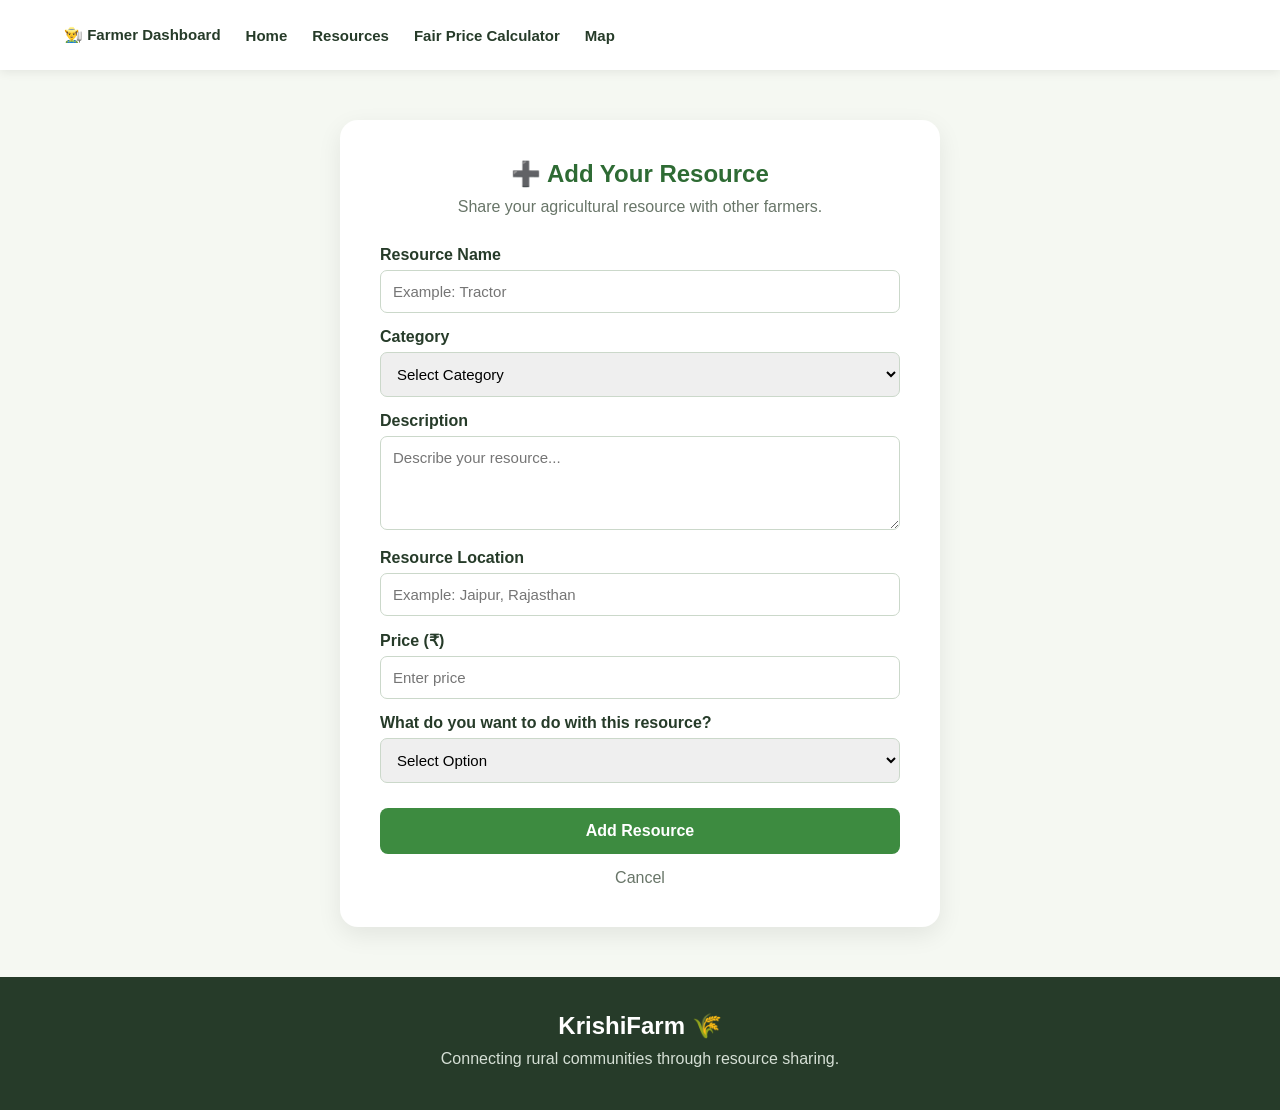
<file: add-resource.html>
<!DOCTYPE html>
<html lang="en">

<head>

    <meta charset="UTF-8">

    <meta
        name="viewport"
        content="width=device-width, initial-scale=1.0"
    >

    <title>Add Resource - KrishiFarm</title>

    <link
        rel="stylesheet"
        href="style.css"
    >

</head>


<body>


    <!-- ================= NAVBAR ================= -->

    <header>

        <nav class="navbar">

            <div class="nav-left">

                <a href="dashboard.html">
                    👨‍🌾 Farmer Dashboard
                </a>

                <a href="index.html">
                    Home
                </a>

                <a href="resources.html">
                    Resources
                </a>

                <a href="price-calculator.html">
                    Fair Price Calculator
                </a>

                <a href="map.html">
                    Map
                </a>

            </div>

        </nav>

    </header>


    <!-- ================= ADD RESOURCE ================= -->

    <main class="add-resource-page">

        <section class="form-container">

            <h1>
                ➕ Add Your Resource
            </h1>

            <p>
                Share your agricultural resource
                with other farmers.
            </p>


            <form id="resourceForm">


                <!-- RESOURCE NAME -->

                <label for="resourceName">
                    Resource Name
                </label>

                <input
                    type="text"
                    id="resourceName"
                    placeholder="Example: Tractor"
                    required
                >


                <!-- CATEGORY -->

                <label for="resourceCategory">
                    Category
                </label>

                <select
                    id="resourceCategory"
                    required
                >

                    <option value="">
                        Select Category
                    </option>

                    <option value="Irrigation">
                        💧 Irrigation
                    </option>

                    <option value="Equipment">
                        🚜 Equipment
                    </option>

                    <option value="Tools">
                        🛠️ Tools
                    </option>

                    <option value="Machines">
                        ⚙️ Machines
                    </option>

                    <option value="Cattle Feed">
                        🌾 Cattle Feed
                    </option>

                    <option value="Crop Residues">
                        🌱 Crop Residues
                    </option>

                </select>


                <!-- DESCRIPTION -->

                <label for="resourceDescription">
                    Description
                </label>

                <textarea
                    id="resourceDescription"
                    placeholder="Describe your resource..."
                    rows="4"
                    required
                ></textarea>


                <!-- LOCATION -->

                <label for="resourceLocation">
                    Resource Location
                </label>

                <input
                    type="text"
                    id="resourceLocation"
                    placeholder="Example: Jaipur, Rajasthan"
                    required
                >


                <!-- PRICE -->

                <label for="resourcePrice">
                    Price (₹)
                </label>

                <input
                    type="number"
                    id="resourcePrice"
                    placeholder="Enter price"
                    min="0"
                    required
                >


                <!-- RESOURCE TYPE -->

                <label for="resourceType">
                    What do you want to do with this resource?
                </label>

                <select
                    id="resourceType"
                    required
                >

                    <option value="">
                        Select Option
                    </option>

                    <option value="Rent">
                        Rent
                    </option>

                    <option value="Sell">
                        Sell
                    </option>

                    <option value="Exchange">
                        Exchange
                    </option>

                </select>


                <!-- SUBMIT -->

                <button
                    type="submit"
                    class="submit-resource-btn"
                >
                    Add Resource
                </button>


                <a
                    href="resources.html"
                    class="cancel-btn"
                >
                    Cancel
                </a>

            </form>

        </section>

    </main>


    <footer>

        <h3>
            KrishiFarm 🌾
        </h3>

        <p>
            Connecting rural communities through
            resource sharing.
        </p>

    </footer>


    <script src="main.js"></script>

</body>

</html>
</file>
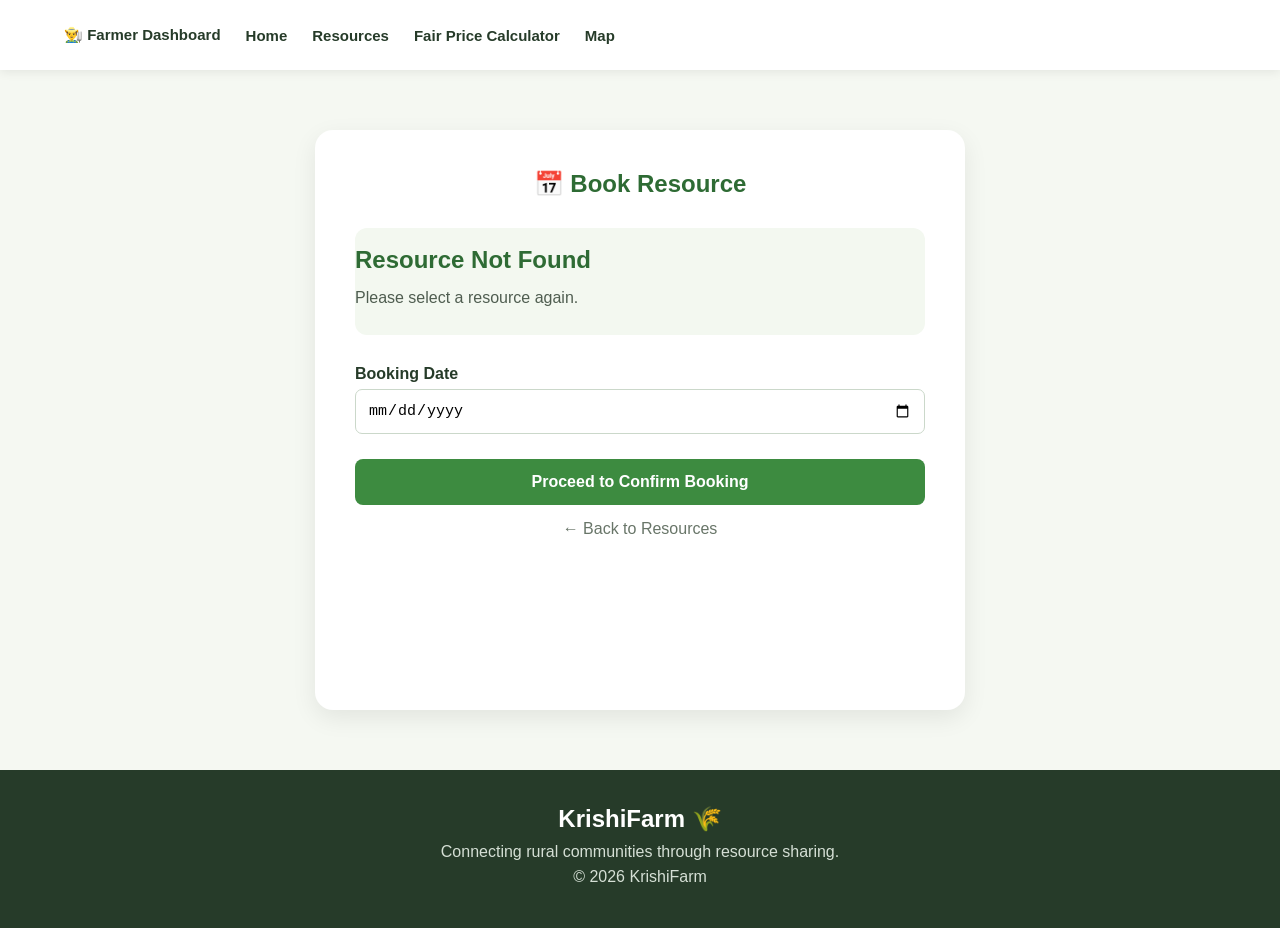
<file: booking.html>
<!DOCTYPE html>
<html lang="en">

<head>

    <meta charset="UTF-8">

    <meta
        name="viewport"
        content="width=device-width, initial-scale=1.0"
    >

    <title>Book Resource - KrishiFarm</title>

    <link
        rel="stylesheet"
        href="style.css"
    >

</head>


<body>

    <!-- ================= NAVBAR ================= -->

    <header>

        <nav class="navbar">

            <div class="nav-left">

                <a href="dashboard.html">
                    👨‍🌾 Farmer Dashboard
                </a>

                <a href="index.html">
                    Home
                </a>

                <a href="resources.html">
                    Resources
                </a>

                <a href="price-calculator.html">
                    Fair Price Calculator
                </a>

                <a href="map.html">
                    Map
                </a>

            </div>

        </nav>

    </header>


    <!-- ================= BOOKING PAGE ================= -->

    <main class="booking-page">

        <section class="booking-container">

            <h1>
                📅 Book Resource
            </h1>


            <!-- RESOURCE DETAILS -->

            <div
                id="bookingDetails"
                class="booking-details"
            >

                <!-- JavaScript will insert
                     resource information here -->

            </div>


            <!-- ================= BOOKING FORM ================= -->

            <div class="booking-form">


                <!-- BOOKING DATE -->

                <label for="bookingDate">
                    Booking Date
                </label>

                <input
                    type="date"
                    id="bookingDate"
                    required
                >


                <!-- ================= RENT SECTION ================= -->

                <div
                    id="rentSection"
                    class="booking-section"
                >

                    <h3>
                        🔄 Rental Details
                    </h3>


                    <!-- DURATION -->

                    <label>
                        Duration
                    </label>

                    <div class="duration-row">

                        <input
                            type="number"
                            id="durationValue"
                            min="1"
                            value="1"
                            placeholder="Enter duration"
                        >


                        <select
                            id="durationUnit"
                        >

                            <option value="hours">
                                Hours
                            </option>

                            <option value="days">
                                Days
                            </option>

                            <option value="months">
                                Months
                            </option>

                        </select>

                    </div>


                    <!-- QUANTITY -->

                    <label for="quantityKg">
                        Quantity (kg)
                    </label>

                    <input
                        type="number"
                        id="quantityKg"
                        min="1"
                        value="1"
                        placeholder="Enter quantity in kg"
                    >

                </div>


                <!-- ================= SELL SECTION ================= -->

                <div
                    id="sellSection"
                    class="booking-section"
                >

                    <h3>
                        🛒 Purchase Details
                    </h3>


                    <label for="sellQuantityKg">
                        Quantity (kg)
                    </label>

                    <input
                        type="number"
                        id="sellQuantityKg"
                        min="1"
                        value="1"
                        placeholder="Enter quantity in kg"
                    >

                </div>


                <!-- ================= EXCHANGE SECTION ================= -->

                <div
                    id="exchangeSection"
                    class="booking-section"
                >

                    <h3>
                        🔄 Exchange Details
                    </h3>


                    <label for="exchangeQuantityKg">
                        Quantity (kg)
                    </label>

                    <input
                        type="number"
                        id="exchangeQuantityKg"
                        min="1"
                        value="1"
                        placeholder="Enter quantity in kg"
                    >


                    <label for="exchangeResource">
                        What resource do you want to exchange?
                    </label>

                    <input
                        type="text"
                        id="exchangeResource"
                        placeholder="Example: Wheat, Rice, Tools..."
                    >

                </div>


                <!-- ================= BUTTON ================= -->

                <button
                    id="proceedBooking"
                    class="proceed-btn"
                >
                    Proceed to Confirm Booking
                </button>


                <a
                    href="resources.html"
                    class="back-btn"
                >
                    ← Back to Resources
                </a>

            </div>

        </section>

    </main>


    <!-- ================= FOOTER ================= -->

    <footer>

        <h3>
            KrishiFarm 🌾
        </h3>

        <p>
            Connecting rural communities through
            resource sharing.
        </p>

        <p>
            © 2026 KrishiFarm
        </p>

    </footer>


    <script src="main.js"></script>

</body>

</html>
</file>
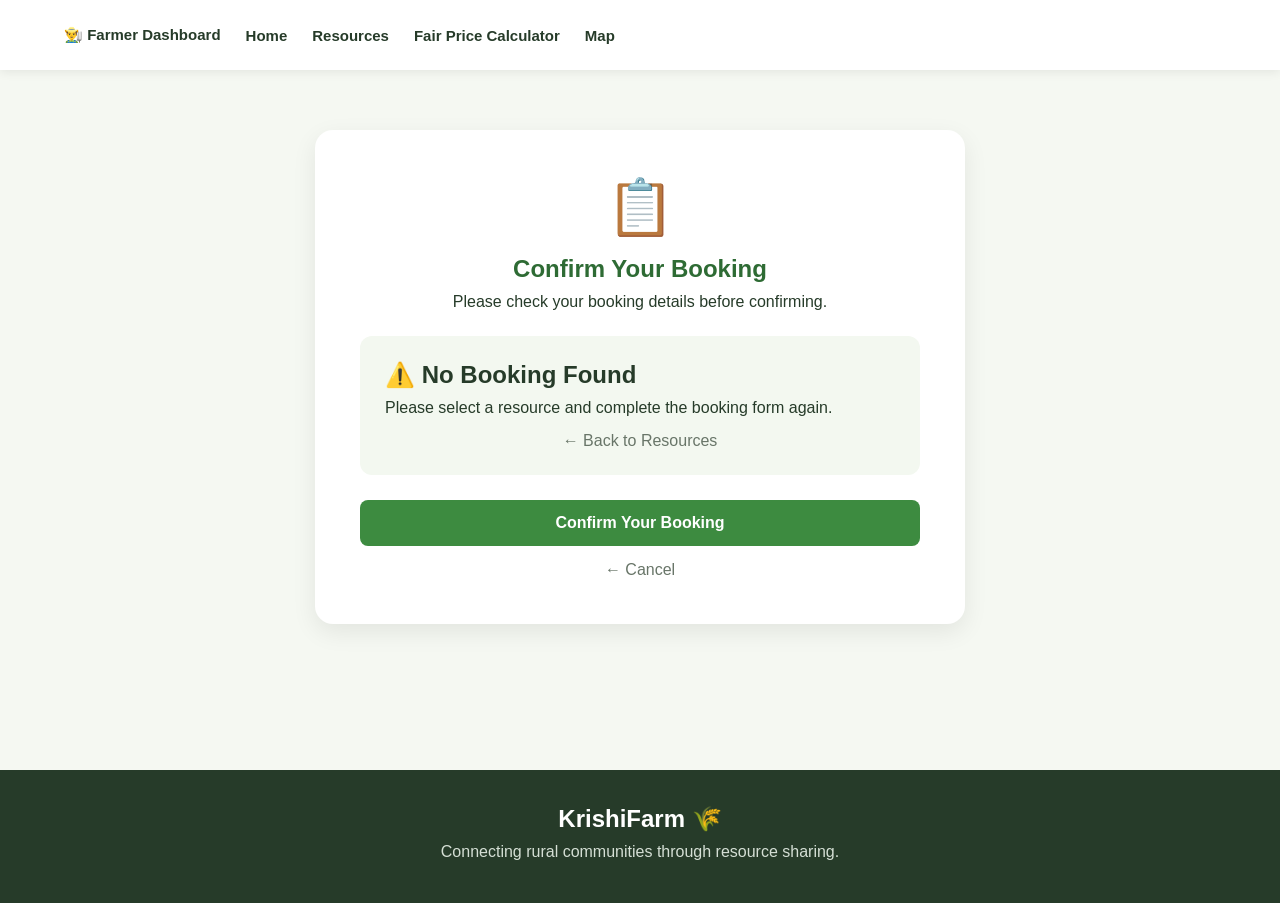
<file: confirm-booking.html>
<!DOCTYPE html>
<html lang="en">

<head>

    <meta charset="UTF-8">

    <meta
        name="viewport"
        content="width=device-width, initial-scale=1.0"
    >

    <title>Confirm Booking - KrishiFarm</title>

    <link
        rel="stylesheet"
        href="style.css"
    >

</head>


<body>


    <!-- ================= NAVBAR ================= -->

    <header>

        <nav class="navbar">

            <div class="nav-left">

                <a href="dashboard.html">
                    👨‍🌾 Farmer Dashboard
                </a>

                <a href="index.html">
                    Home
                </a>

                <a href="resources.html">
                    Resources
                </a>

                <a href="price-calculator.html">
                    Fair Price Calculator
                </a>

                <a href="map.html">
                    Map
                </a>

            </div>

        </nav>

    </header>


    <!-- ================= CONFIRMATION ================= -->

    <main class="confirmation-page">

        <section class="confirmation-container">


            <!-- CONFIRMATION AREA -->

            <div id="confirmationArea">

                <div class="confirmation-icon">
                    📋
                </div>

                <h1>
                    Confirm Your Booking
                </h1>

                <p>
                    Please check your booking details
                    before confirming.
                </p>


                <div
                    id="confirmationDetails"
                    class="confirmation-details"
                >

                    <!-- JavaScript inserts details -->

                </div>


                <button
                    id="confirmBooking"
                    class="confirm-btn"
                >
                    Confirm Your Booking
                </button>


                <a
                    href="resources.html"
                    class="back-btn"
                >
                    ← Cancel
                </a>

            </div>


            <!-- SUCCESS AREA -->

            <div
                id="successArea"
                class="success-area"
            >

                <div class="success-icon">
                    ✅
                </div>

                <h1>
                    Booking Successful!
                </h1>

                <p>
                    Your resource booking has been
                    successfully confirmed.
                </p>


                <div
                    id="bookingId"
                    class="booking-id"
                >
                </div>


                <a
                    href="index.html"
                    class="home-btn"
                >
                    🏠 Go Back to Home Page
                </a>


                <a
                    href="dashboard.html"
                    class="dashboard-btn"
                >
                    👨‍🌾 Go to Dashboard
                </a>

            </div>

        </section>

    </main>


    <footer>

        <h3>
            KrishiFarm 🌾
        </h3>

        <p>
            Connecting rural communities through
            resource sharing.
        </p>

    </footer>


    <script src="main.js"></script>

</body>

</html>
</file>
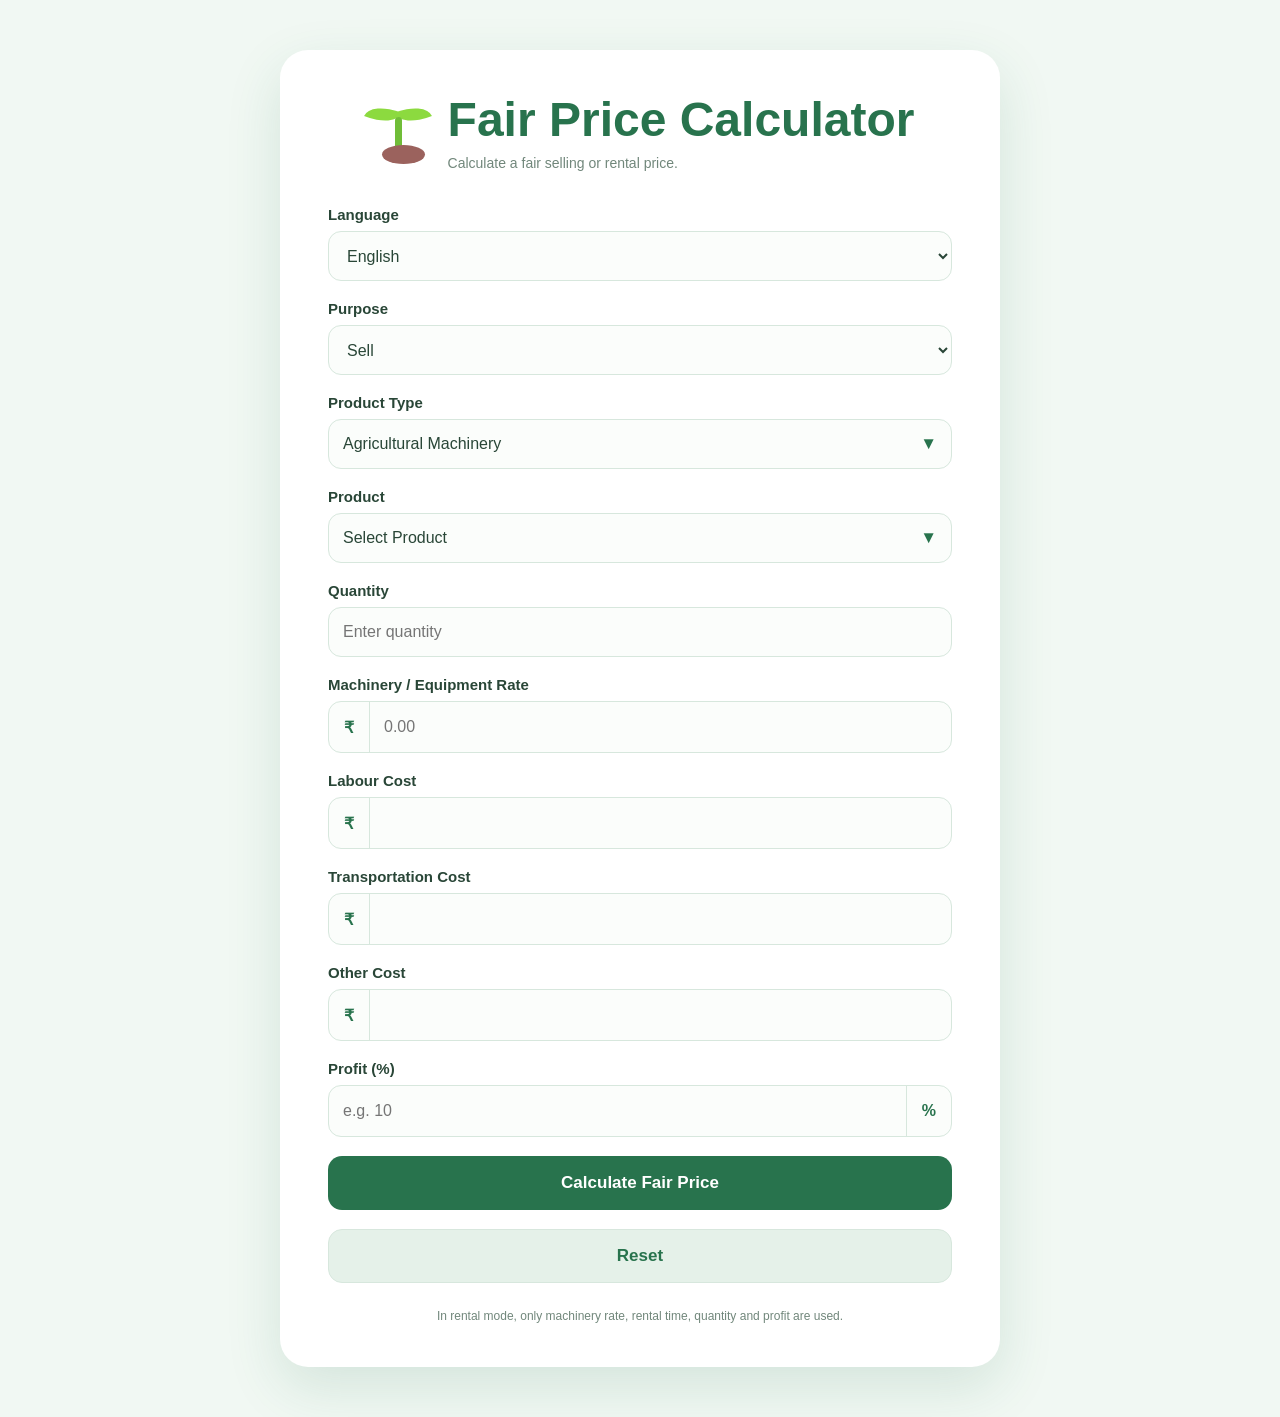
<file: fairpricecalculator.html>
<!DOCTYPE html>
<html lang="en">
<head>

<meta charset="UTF-8">
<meta name="viewport" content="width=device-width, initial-scale=1.0">

<title>Fair Price Calculator</title>

<style>

*{
    box-sizing:border-box;
    margin:0;
    padding:0;
}

:root{
    --bg:#f1f8f3;
    --card:#ffffff;
    --green:#28734d;
    --dark-green:#1f5f40;
    --light-green:#e5f1e9;
    --border:#d7e7dd;
    --text:#294637;
    --muted:#71877b;
    --shadow:rgba(38,115,77,0.14);
}

body{
    min-height:100vh;
    background:var(--bg);
    color:var(--text);
    font-family:Arial,Helvetica,sans-serif;
}

.page{
    min-height:100vh;
    display:flex;
    justify-content:center;
    align-items:flex-start;
    padding:50px 18px;
}

.card{
    width:min(720px,100%);
    background:white;
    border-radius:28px;
    padding:42px 48px;
    box-shadow:0 20px 55px var(--shadow);
}

.hero{
    display:flex;
    justify-content:center;
    align-items:center;
    gap:18px;
    margin-bottom:35px;
}

.hero h1{
    color:var(--green);
    font-size:clamp(30px,6vw,48px);
}

.hero p{
    margin-top:8px;
    color:var(--muted);
    font-size:14px;
}

.sprout{
    width:64px;
    height:65px;
    position:relative;
    flex-shrink:0;
}

.stem{
    position:absolute;
    left:29px;
    top:18px;
    width:7px;
    height:32px;
    border-radius:10px;
    background:#70bd38;
}

.leaf{
    position:absolute;
    top:7px;
    width:34px;
    height:17px;
    background:#8cda3f;
    border-radius:100% 0 100% 0;
}

.leaf-left{
    left:0;
    transform:rotate(22deg);
}

.leaf-right{
    right:0;
    transform:scaleX(-1) rotate(22deg);
}

.soil{
    position:absolute;
    left:16px;
    bottom:0;
    width:43px;
    height:19px;
    border-radius:55%;
    background:#9b625d;
}

#calculatorForm{
    display:grid;
    gap:19px;
}

.field{
    position:relative;
}

.field label{
    display:block;
    margin-bottom:8px;
    font-size:15px;
    font-weight:700;
}

input,
select{
    width:100%;
    min-height:50px;
    border:1px solid var(--border);
    border-radius:13px;
    background:#fbfdfb;
    color:var(--text);
    padding:0 14px;
    font-size:16px;
    outline:none;
}

input:focus,
select:focus{
    border-color:var(--green);
    box-shadow:0 0 0 3px rgba(38,115,77,.10);
}

.custom-dropdown{
    position:relative;
    width:100%;
}

.dropdown-selected{
    width:100%;
    min-height:50px;
    padding:0 14px;
    border:1px solid var(--border);
    border-radius:13px;
    background:#fbfdfb;
    display:flex;
    align-items:center;
    justify-content:space-between;
    cursor:pointer;
    user-select:none;
}

.dropdown-selected:hover{
    border-color:var(--green);
}

.dropdown-arrow{
    color:var(--green);
    font-size:17px;
}

.dropdown-menu{
    position:absolute;
    z-index:100;
    top:calc(100% + 5px);
    left:0;
    right:0;
    background:white;
    border:1px solid var(--border);
    border-radius:14px;
    box-shadow:0 15px 35px rgba(38,115,77,.15);
    display:none;
    overflow:hidden;
}

.dropdown-menu.open{
    display:block;
}

.dropdown-search{
    padding:10px;
    border-bottom:1px solid var(--border);
    background:white;
}

.dropdown-search input{
    min-height:43px;
    padding-left:38px;
}

.search-icon{
    position:absolute;
    margin-left:13px;
    margin-top:12px;
    color:var(--green);
    z-index:2;
}

.dropdown-options{
    max-height:250px;
    overflow-y:auto;
}

.dropdown-option{
    padding:13px 15px;
    cursor:pointer;
    font-size:15px;
}

.dropdown-option:hover,
.dropdown-option.highlighted{
    background:var(--light-green);
    color:var(--dark-green);
}

.no-option{
    padding:15px;
    color:var(--muted);
    text-align:center;
}

.money-box,
.percent-box{
    display:flex;
    align-items:center;
    min-height:50px;
    border:1px solid var(--border);
    border-radius:13px;
    background:#fbfdfb;
    overflow:hidden;
}

.money-box:focus-within,
.percent-box:focus-within{
    border-color:var(--green);
    box-shadow:0 0 0 3px rgba(38,115,77,.10);
}

.money-box b,
.percent-box b{
    min-height:50px;
    display:grid;
    place-items:center;
    padding:0 15px;
    color:var(--green);
}

.money-box b{
    border-right:1px solid var(--border);
}

.percent-box b{
    border-left:1px solid var(--border);
}

.money-box input,
.percent-box input{
    border:0;
    box-shadow:none!important;
    background:transparent;
}

.primary,
.secondary{
    width:100%;
    min-height:54px;
    border-radius:14px;
    font-size:17px;
    font-weight:700;
    cursor:pointer;
}

.primary{
    border:0;
    color:white;
    background:var(--green);
}

.primary:hover{
    background:var(--dark-green);
}

.secondary{
    border:1px solid var(--border);
    color:var(--green);
    background:var(--light-green);
}

.secondary:hover{
    background:#d8eadf;
}

.rental-time-container{
    display:flex;
    gap:10px;
}

.rental-time-container input{
    flex:1;
}

.rental-time-container select{
    width:155px;
}

#resultPage{
    display:none;
}

.summary{
    padding:25px;
    border-radius:20px;
    background:var(--light-green);
    display:flex;
    justify-content:space-between;
    align-items:center;
    gap:18px;
}

.summary-label{
    display:block;
    color:var(--muted);
    font-size:14px;
    font-weight:700;
}

#fairPrice{
    display:block;
    margin-top:5px;
    color:var(--dark-green);
    font-size:clamp(32px,7vw,48px);
}

.badge{
    padding:9px 14px;
    border-radius:999px;
    color:white;
    background:var(--green);
    font-size:12px;
    font-weight:800;
}

.details{
    margin-top:20px;
    border:1px solid var(--border);
    border-radius:17px;
    overflow:hidden;
}

.details div{
    display:flex;
    justify-content:space-between;
    gap:20px;
    padding:13px 16px;
    border-bottom:1px solid var(--border);
    font-size:14px;
}

.details div:last-child{
    border-bottom:0;
}

.details strong{
    color:var(--dark-green);
    text-align:right;
}

.formula{
    margin-top:20px;
    padding:17px;
    border-radius:14px;
    background:#f7fbf8;
    color:var(--muted);
    font-size:13px;
    line-height:1.55;
}

.formula-title{
    color:var(--dark-green);
    font-weight:bold;
}

.formula-text{
    margin-top:6px;
}

.result-buttons{
    display:grid;
    gap:10px;
    margin-top:20px;
}

.note{
    margin-top:24px;
    color:var(--muted);
    text-align:center;
    font-size:12px;
    line-height:1.5;
}

.hidden{
    display:none!important;
}

@media(max-width:600px){

    .page{
        padding:18px 10px;
    }

    .card{
        padding:28px 19px;
        border-radius:22px;
    }

    .hero{
        gap:7px;
    }

    .hero h1{
        font-size:29px;
    }

    .sprout{
        transform:scale(.72);
        margin-right:-8px;
    }

    .summary{
        align-items:flex-start;
        flex-direction:column;
    }

    .rental-time-container{
        flex-direction:column;
    }

    .rental-time-container select{
        width:100%;
    }
}

</style>
</head>


<body>


<main class="page" id="calculatorPage">

<section class="card">


<header class="hero">

<div class="sprout">

<span class="leaf leaf-left"></span>
<span class="leaf leaf-right"></span>
<span class="stem"></span>
<span class="soil"></span>

</div>

<div>

<h1 data-i18n="title">
Fair Price Calculator
</h1>

<p data-i18n="subtitle">
Calculate a fair selling or rental price.
</p>

</div>

</header>


<form id="calculatorForm">


<div class="field">

<label data-i18n="language">
Language
</label>

<select id="language">

<option value="en">
English
</option>

<option value="hi">
हिन्दी
</option>

</select>

</div>


<div class="field">

<label data-i18n="purpose">
Purpose
</label>

<select id="purpose">

<option value="sell" data-i18n="sell">
Sell
</option>

<option value="rent" data-i18n="rent">
Rent
</option>

</select>

</div>


<div class="field">

<label data-i18n="productType">
Product Type
</label>

<div
class="custom-dropdown"
id="categoryDropdown">

<div
class="dropdown-selected"
id="categorySelected">

<span id="categorySelectedText">
Agricultural Machinery
</span>

<span class="dropdown-arrow">
▼
</span>

</div>

<div
class="dropdown-menu"
id="categoryMenu">

<div class="dropdown-search">

<span class="search-icon">
⌕
</span>

<input
type="text"
id="categorySearch"
autocomplete="off"
placeholder="Search...">

</div>

<div
class="dropdown-options"
id="categoryOptions">
</div>

</div>

</div>

</div>


<div class="field">

<label data-i18n="product">
Product
</label>

<div
class="custom-dropdown"
id="productDropdown">

<div
class="dropdown-selected"
id="productSelected">

<span id="productSelectedText">
Select Product
</span>

<span class="dropdown-arrow">
▼
</span>

</div>

<div
class="dropdown-menu"
id="productMenu">

<div class="dropdown-search">

<span class="search-icon">
⌕
</span>

<input
type="text"
id="productSearch"
autocomplete="off"
placeholder="Search product...">

</div>

<div
class="dropdown-options"
id="productOptions">
</div>

</div>

</div>

</div>


<div class="field">

<label data-i18n="quantity">
Quantity
</label>

<input
type="number"
id="quantity"
min="1"
step="1"
placeholder="Enter quantity">

</div>


<div class="field">

<label id="baseCostLabel">
Machinery / Equipment Rate
</label>

<div class="money-box">

<b>₹</b>

<input
type="number"
id="baseCost"
min="0"
step="0.01"
placeholder="0.00">

</div>

</div>


<div
class="field hidden"
id="rentalTimeField">

<label data-i18n="rentalTime">
Rental Time
</label>

<div class="rental-time-container">

<input
type="number"
id="rentalTime"
min="1"
step="1"
placeholder="Enter rental time">

<select id="rentalUnit">

<option
value="hour"
data-i18n="hour">
Hour(s)
</option>

<option
value="day"
data-i18n="day">
Day(s)
</option>

<option
value="week"
data-i18n="week">
Week(s)
</option>

<option
value="month"
data-i18n="month">
Month(s)
</option>

</select>

</div>

</div>


<div
class="field"
id="labourField">

<label data-i18n="labourCost">
Labour Cost
</label>

<div class="money-box">

<b>₹</b>

<input
type="number"
id="labourCost"
min="0"
step="0.01">

</div>

</div>


<div
class="field"
id="transportField">

<label data-i18n="transportCost">
Transportation Cost
</label>

<div class="money-box">

<b>₹</b>

<input
type="number"
id="transportCost"
min="0"
step="0.01">

</div>

</div>


<div
class="field"
id="otherField">

<label data-i18n="otherCost">
Other Cost
</label>

<div class="money-box">

<b>₹</b>

<input
type="number"
id="otherCost"
min="0"
step="0.01">

</div>

</div>


<div class="field">

<label data-i18n="profit">
Profit (%)
</label>

<div class="percent-box">

<input
type="number"
id="profit"
min="0"
step="0.1"
placeholder="e.g. 10">

<b>%</b>

</div>

</div>


<button
type="submit"
class="primary"
data-i18n="calculate">

Calculate Fair Price

</button>


<button
type="button"
class="secondary"
id="resetButton"
data-i18n="reset">

Reset

</button>


</form>


<p
class="note"
data-i18n="note">

In rental mode, only machinery rate,
rental time, quantity and profit are used.

</p>


</section>

</main>



<main class="page" id="resultPage">

<section class="card">


<header class="hero">

<div class="sprout">

<span class="leaf leaf-left"></span>
<span class="leaf leaf-right"></span>
<span class="stem"></span>
<span class="soil"></span>

</div>

<div>

<h1 data-i18n="resultTitle">
Fair Price Result
</h1>

<p data-i18n="resultSubtitle">
Your estimated fair price is ready.
</p>

</div>

</header>


<div class="summary">

<div>

<span
class="summary-label"
data-i18n="estimatedPrice">

Estimated Fair Price

</span>

<strong id="fairPrice">
₹0.00
</strong>

</div>

<span
class="badge"
id="purposeBadge">
</span>

</div>


<div class="details">


<div>

<span data-i18n="productType">
Product Type
</span>

<strong id="resultCategory"></strong>

</div>


<div>

<span data-i18n="product">
Product
</span>

<strong id="resultProduct"></strong>

</div>


<div>

<span data-i18n="quantity">
Quantity
</span>

<strong id="resultQuantity"></strong>

</div>


<div>

<span id="resultBaseLabel">
Machinery Cost
</span>

<strong id="resultBase"></strong>

</div>


<div id="rentalResultRow">

<span data-i18n="rentalTime">
Rental Time
</span>

<strong id="resultRentalTime"></strong>

</div>


<div id="labourResultRow">

<span data-i18n="labourCost">
Labour Cost
</span>

<strong id="resultLabour"></strong>

</div>


<div id="transportResultRow">

<span data-i18n="transportCost">
Transportation Cost
</span>

<strong id="resultTransport"></strong>

</div>


<div id="otherResultRow">

<span data-i18n="otherCost">
Other Cost
</span>

<strong id="resultOther"></strong>

</div>


<div>

<span data-i18n="profitAmount">
Profit Amount
</span>

<strong id="resultProfit"></strong>

</div>


</div>


<div class="formula">

<div
class="formula-title"
data-i18n="calculation">

Calculation

</div>

<p
class="formula-text"
id="formulaText">
</p>

</div>


<div class="result-buttons">

<button
class="primary"
id="backButton"
data-i18n="back">

Back to Calculator

</button>

<button
class="secondary"
id="newButton"
data-i18n="newCalculation">

New Calculation

</button>

</div>


<p
class="note"
data-i18n="resultNote">

This is an estimate. Actual market prices may vary.

</p>


</section>

</main>



<script>


const translations = {

en:{

title:"Fair Price Calculator",

subtitle:"Calculate a fair selling or rental price.",

language:"Language",

purpose:"Purpose",

sell:"Sell",

rent:"Rent",

productType:"Product Type",

product:"Product",

quantity:"Quantity",

productionCost:"Production Cost",

machineryCost:"Machinery / Equipment Rate",

rentalRate:"Machinery / Equipment Rate",

rentalTime:"Rental Time",

hour:"Hour(s)",

day:"Day(s)",

week:"Week(s)",

month:"Month(s)",

labourCost:"Labour Cost",

transportCost:"Transportation Cost",

otherCost:"Other Cost",

profit:"Profit (%)",

calculate:"Calculate Fair Price",

reset:"Reset",

note:"In rental mode, only machinery rate, rental time, quantity and profit are used.",

search:"Search...",

searchProduct:"Search product...",

selectProduct:"Select Product",

required:"Please fill all required fields.",

invalidQuantity:"Quantity must be a whole number.",

invalidRentalTime:"Rental time must be a whole number greater than zero.",

resultTitle:"Fair Price Result",

resultSubtitle:"Your estimated fair price is ready.",

estimatedPrice:"Estimated Fair Price",

profitAmount:"Profit Amount",

calculation:"Calculation",

back:"Back to Calculator",

newCalculation:"New Calculation",

sellBadge:"SELL",

rentBadge:"RENT",

resultNote:"This is an estimate. Actual market prices may vary.",

sellFormula:"Fair Selling Price = (Base Cost × Quantity + Labour Cost + Transportation Cost + Other Cost) + Profit",

rentFormula:"Fair Rental Price = Rental Rate × Rental Time × Quantity + Profit"

},

hi:{

title:"उचित मूल्य कैलकुलेटर",

subtitle:"बेचने या किराये का उचित मूल्य निकालें।",

language:"भाषा",

purpose:"उद्देश्य",

sell:"बेचना",

rent:"किराये पर देना",

productType:"उत्पाद का प्रकार",

product:"उत्पाद",

quantity:"मात्रा",

productionCost:"उत्पादन लागत",

machineryCost:"मशीनरी / उपकरण दर",

rentalRate:"मशीनरी / उपकरण दर",

rentalTime:"किराये की अवधि",

hour:"घंटा",

day:"दिन",

week:"सप्ताह",

month:"महीना",

labourCost:"श्रम लागत",

transportCost:"परिवहन लागत",

otherCost:"अन्य लागत",

profit:"लाभ (%)",

calculate:"उचित मूल्य निकालें",

reset:"रीसेट",

note:"किराये के मामले में केवल मशीनरी दर, किराये की अवधि, मात्रा और लाभ का उपयोग किया जाता है।",

search:"खोजें...",

searchProduct:"उत्पाद खोजें...",

selectProduct:"उत्पाद चुनें",

required:"कृपया सभी आवश्यक जानकारी भरें।",

invalidQuantity:"मात्रा पूर्ण संख्या होनी चाहिए।",

invalidRentalTime:"किराये की अवधि शून्य से अधिक पूर्ण संख्या होनी चाहिए।",

resultTitle:"उचित मूल्य परिणाम",

resultSubtitle:"आपका अनुमानित उचित मूल्य तैयार है।",

estimatedPrice:"अनुमानित उचित मूल्य",

profitAmount:"लाभ राशि",

calculation:"गणना",

back:"कैलकुलेटर पर वापस जाएं",

newCalculation:"नई गणना",

sellBadge:"बिक्री",

rentBadge:"किराया",

resultNote:"यह एक अनुमान है। वास्तविक बाजार मूल्य अलग हो सकता है।",

sellFormula:"उचित बिक्री मूल्य = (मूल लागत × मात्रा + श्रम लागत + परिवहन लागत + अन्य लागत) + लाभ",

rentFormula:"उचित किराया मूल्य = किराया दर × किराये की अवधि × मात्रा + लाभ"

}

};


/* =====================================================
   LANGUAGE
===================================================== */

let language =
    localStorage.getItem("krishiLanguage") || "en";


/* =====================================================
   CATEGORY DATA
===================================================== */

const categories=[

{
id:"machinery",
type:"equipment",
en:"Agricultural Machinery",
hi:"कृषि मशीनरी",
products:[

["tractor","Tractor","ट्रैक्टर"],
["combine","Combine Harvester","कंबाइन हार्वेस्टर"],
["power-tiller","Power Tiller","पावर टिलर"],
["seed-drill","Seed Drill","सीड ड्रिल"],
["rotavator","Rotavator","रोटावेटर"],
["cultivator","Cultivator","कल्टीवेटर"],
["thresher","Thresher","थ्रेशर"],
["reaper","Reaper","रीपर"],
["baler","Baler","बेलर"],
["harvester","Harvester","हार्वेस्टर"]

]
},

{
id:"farm-equipment",
type:"equipment",
en:"Farm Equipments",
hi:"कृषि उपकरण",
products:[

["disc-harrow","Disc Harrow","डिस्क हैरो"],
["land-leveler","Land Leveler","लैंड लेवलर"],
["ridger","Ridger","रिजर"],
["fertilizer-spreader","Fertilizer Spreader","उर्वरक स्प्रेडर"],
["farm-trailer","Farm Trailer","कृषि ट्रेलर"],
["grain-cleaner","Grain Cleaner","अनाज क्लीनर"],
["fodder-cutter","Fodder Cutter","चारा कटर"],
["milking-machine","Milking Machine","दूध निकालने की मशीन"]

]
},

{
id:"irrigation",
type:"equipment",
en:"Irrigation Equipments",
hi:"सिंचाई उपकरण",
products:[

["drip","Drip Irrigation System","ड्रिप सिंचाई प्रणाली"],
["sprinkler","Sprinkler System","स्प्रिंकलर प्रणाली"],
["water-pump","Water Pump","पानी का पंप"],
["submersible","Submersible Pump","सबमर्सिबल पंप"],
["centrifugal","Centrifugal Pump","सेंट्रीफ्यूगल पंप"],
["irrigation-pipe","Irrigation Pipe","सिंचाई पाइप"]

]
},

{
id:"tools",
type:"equipment",
en:"Farm Tools",
hi:"कृषि औजार",
products:[

["spade","Spade","फावड़ा"],
["hoe","Hoe","कुदाल"],
["sickle","Sickle","दरांती"],
["pruning-shear","Pruning Shear","प्रूनिंग कैंची"],
["shovel","Shovel","बेलचा"],
["rake","Rake","रेक"],
["axe","Axe","कुल्हाड़ी"],
["wheelbarrow","Wheelbarrow","ठेला"]

]
},

{
id:"livestock",
type:"production",
en:"Livestock & Dairy Supplies",
hi:"पशुधन और डेयरी सामग्री",
products:[

["cattle-feed","Cattle Feed","पशु आहार"],
["poultry-feed","Poultry Feed","पोल्ट्री आहार"],
["fodder","Green Fodder","हरा चारा"],
["hay","Hay","सूखी घास"],
["silage","Silage","साइलेज"],
["milk-can","Milk Can","दूध का कैन"]

]
},

{
id:"safety",
type:"equipment",
en:"Safety Equipments",
hi:"सुरक्षा उपकरण",
products:[

["gloves","Safety Gloves","सुरक्षा दस्ताने"],
["boots","Safety Boots","सुरक्षा जूते"],
["mask","Protective Mask","सुरक्षात्मक मास्क"],
["goggles","Safety Goggles","सुरक्षा चश्मा"],
["suit","Protective Suit","सुरक्षा सूट"]

]
},

{
id:"waste",
type:"production",
en:"Agricultural Waste & By-products",
hi:"कृषि अपशिष्ट और उप-उत्पाद",
products:[

["rice-husk","Rice Husk","धान की भूसी"],
["wheat-straw","Wheat Straw","गेहूं का भूसा"],
["bagasse","Sugarcane Bagasse","गन्ने की खोई"],
["corn-cob","Corn Cobs","मक्का के भुट्टे"],
["compost","Farm Compost","कृषि कम्पोस्ट"],
["vermicompost","Vermicompost","वर्मी कम्पोस्ट"]

]
},

{
id:"misc",
type:"production",
en:"Miscellaneous Farm Supplies",
hi:"विविध कृषि सामग्री",
products:[

["seeds","Seeds","बीज"],
["nursery","Nursery Plants","नर्सरी पौधे"],
["seedling-tray","Seedling Trays","पौध ट्रे"],
["mulching-film","Mulching Film","मल्चिंग फिल्म"],
["jute-bag","Jute Bags","जूट की बोरियां"],
["grain-bag","Grain Storage Bags","अनाज भंडारण बैग"],
["shade-net","Shade Net","शेड नेट"]

]
}

];


/* =====================================================
   HELPERS
===================================================== */

function $(id){
    return document.getElementById(id);
}

function t(key){
    return translations[language][key];
}

function currentCategory(){

    return categories.find(
        c=>c.id===selectedCategory
    );

}

function productDisplay(product){

    return language==="en"
        ? product[1]
        : product[2];

}

function money(value){

    return new Intl.NumberFormat(
        language==="hi" ? "hi-IN" : "en-IN",
        {
            style:"currency",
            currency:"INR",
            maximumFractionDigits:2
        }
    ).format(value);

}


/* =====================================================
   SELECTED VALUES
===================================================== */

let selectedCategory="machinery";

let selectedProduct="tractor";


/* =====================================================
   SEARCH MATCHING
===================================================== */

function matchScore(text,query){

    text=text.toLowerCase();
    query=query.toLowerCase().replace(/\s/g,"");

    if(!query)
        return 0;

    if(text.startsWith(query))
        return 1000;

    let position=0;
    let matched=0;

    for(let char of query){

        const found=text.indexOf(
            char,
            position
        );

        if(found!==-1){

            matched++;

            position=found+1;

        }

    }

    if(matched===query.length)
        return 800;

    let common=0;

    for(let char of query){

        if(text.includes(char))
            common++;

    }

    if(common===query.length)
        return 600;

    return matched*50;

}


/* =====================================================
   TRANSLATE PAGE
===================================================== */

function applyLanguage(){

    document
    .querySelectorAll("[data-i18n]")
    .forEach(element=>{

        const key=
            element.getAttribute("data-i18n");

        element.textContent=t(key);

    });


    $("categorySearch").placeholder=
        t("search");

    $("productSearch").placeholder=
        t("searchProduct");


    $("language").value=language;


    renderCategories(
        $("categorySearch").value
    );

    renderProducts(
        $("productSearch").value
    );


    updateCostLabel();

    updateRentalVisibility();

}


/* =====================================================
   CATEGORY FILTERING
===================================================== */

function availableCategories(){

    const purpose=$("purpose").value;

    if(purpose==="rent"){

        return categories.filter(
            c=>c.type==="equipment"
        );

    }

    return categories;

}


/* =====================================================
   CATEGORY DROPDOWN
===================================================== */

function renderCategories(query=""){

    const box=$("categoryOptions");

    box.innerHTML="";


    let list=
        availableCategories().map(
            category=>{

                const text=
                    language==="en"
                    ?category.en
                    :category.hi;

                return{

                    category:category,

                    text:text,

                    score:matchScore(
                        text,
                        query
                    )

                };

            }
        );


    if(query.trim()){

        list.sort(
            (a,b)=>
                b.score-a.score
        );

    }


    if(list.length===0){

        box.innerHTML=
            `<div class="no-option">
                No matching option
            </div>`;

        return;

    }


    list.forEach(item=>{

        const div=
            document.createElement("div");

        div.className=
            "dropdown-option";

        div.textContent=
            item.text;


        if(item.category.id===
           selectedCategory){

            div.classList.add(
                "highlighted"
            );

        }


        div.onclick=function(){

            selectCategory(
                item.category.id
            );

            closeDropdown(
                "categoryMenu"
            );

        };


        box.appendChild(div);

    });


    if(query.trim() && list[0].score>0){

        selectCategory(
            list[0].category.id,
            false
        );

    }

}


/* =====================================================
   SELECT CATEGORY
===================================================== */

function selectCategory(
    id,
    rerender=true
){

    selectedCategory=id;


    const category=
        currentCategory();


    $("categorySelectedText")
        .textContent=
        language==="en"
        ?category.en
        :category.hi;


    selectedProduct=
        category.products[0][0];


    if(rerender){

        $("productSearch").value="";

        renderProducts("");

    }

    else{

        renderProducts(
            $("productSearch").value
        );

    }


    updateCostLabel();

}


/* =====================================================
   PRODUCT DROPDOWN
===================================================== */

function renderProducts(query=""){

    const box=$("productOptions");

    box.innerHTML="";


    const category=
        currentCategory();


    if(!category)
        return;


    let list=
        category.products.map(
            product=>{

                const text=
                    productDisplay(
                        product
                    );

                return{

                    product:product,

                    text:text,

                    score:matchScore(
                        text,
                        query
                    )

                };

            }
        );


    if(query.trim()){

        list.sort(
            (a,b)=>
                b.score-a.score
        );

    }


    if(list.length===0){

        box.innerHTML=
            `<div class="no-option">
                No matching product
            </div>`;

        return;

    }


    list.forEach(item=>{

        const div=
            document.createElement("div");

        div.className=
            "dropdown-option";

        div.textContent=
            item.text;


        if(item.product[0]===
           selectedProduct){

            div.classList.add(
                "highlighted"
            );

        }


        div.onclick=function(){

            selectProduct(
                item.product[0]
            );

            closeDropdown(
                "productMenu"
            );

        };


        box.appendChild(div);

    });


    if(
        query.trim() &&
        list[0].score>0
    ){

        selectProduct(
            list[0].product[0],
            false
        );

    }

}


/* =====================================================
   SELECT PRODUCT
===================================================== */

function selectProduct(
    id,
    updateText=true
){

    selectedProduct=id;


    const category=
        currentCategory();


    const product=
        category.products.find(
            p=>p[0]===id
        );


    if(product && updateText){

        $("productSelectedText")
            .textContent=
            productDisplay(product);

    }

    else if(product){

        $("productSelectedText")
            .textContent=
            productDisplay(product);

    }

}


/* =====================================================
   DROPDOWN OPEN/CLOSE
===================================================== */

function openDropdown(menuId){

    closeAllDropdowns();

    $(menuId)
        .classList.add("open");


    if(menuId==="categoryMenu"){

        $("categorySearch").focus();

    }

    else{

        $("productSearch").focus();

    }

}


function closeDropdown(menuId){

    $(menuId)
        .classList.remove("open");

}


function closeAllDropdowns(){

    document
    .querySelectorAll(".dropdown-menu")
    .forEach(menu=>{

        menu.classList.remove(
            "open"
        );

    });

}


/* =====================================================
   CATEGORY CLICK
===================================================== */

$("categorySelected")
.addEventListener(
    "click",
    function(){

        const menu=
            $("categoryMenu");

        if(menu.classList.contains("open")){

            closeDropdown(
                "categoryMenu"
            );

        }

        else{

            openDropdown(
                "categoryMenu"
            );

        }

    }
);


/* =====================================================
   PRODUCT CLICK
===================================================== */

$("productSelected")
.addEventListener(
    "click",
    function(){

        const menu=
            $("productMenu");

        if(menu.classList.contains("open")){

            closeDropdown(
                "productMenu"
            );

        }

        else{

            openDropdown(
                "productMenu"
            );

        }

    }
);


/* =====================================================
   CATEGORY SEARCH
===================================================== */

$("categorySearch")
.addEventListener(
    "input",
    function(){

        renderCategories(
            this.value
        );

    }
);


/* =====================================================
   PRODUCT SEARCH
===================================================== */

$("productSearch")
.addEventListener(
    "input",
    function(){

        renderProducts(
            this.value
        );

    }
);


/* =====================================================
   CLOSE DROPDOWNS WHEN CLICKING OUTSIDE
===================================================== */

document.addEventListener(
    "click",
    function(event){

        if(
            !event.target.closest(
                ".custom-dropdown"
            )
        ){

            closeAllDropdowns();

        }

    }
);


/* =====================================================
   PURPOSE CHANGE
===================================================== */

$("purpose").addEventListener(
    "change",
    function(){

        const available=
            availableCategories();


        if(
            !available.some(
                c=>c.id===selectedCategory
            )
        ){

            selectedCategory=
                available[0].id;

        }


        $("categorySearch").value="";

        $("productSearch").value="";


        renderCategories("");

        selectCategory(
            selectedCategory
        );


        updateRentalVisibility();

        updateCostLabel();

    }
);


/* =====================================================
   COST LABEL
===================================================== */

function updateCostLabel(){

    const category=
        currentCategory();


    if(!category)
        return;


    if(
        $("purpose").value==="rent"
    ){

        $("baseCostLabel")
            .textContent=
            t("rentalRate");

    }

    else if(
        category.type==="production"
    ){

        $("baseCostLabel")
            .textContent=
            t("productionCost");

    }

    else{

        $("baseCostLabel")
            .textContent=
            t("machineryCost");

    }

}


/* =====================================================
   RENTAL VISIBILITY
===================================================== */

function updateRentalVisibility(){

    const renting=
        $("purpose").value==="rent";


    $("rentalTimeField")
        .classList.toggle(
            "hidden",
            !renting
        );


    $("labourField")
        .classList.toggle(
            "hidden",
            renting
        );


    $("transportField")
        .classList.toggle(
            "hidden",
            renting
        );


    $("otherField")
        .classList.toggle(
            "hidden",
            renting
        );


    if(!renting){

        $("rentalTime").value="";

    }

}


/* =====================================================
   LANGUAGE CHANGE
===================================================== */

$("language")
.addEventListener(
    "change",
    function(){

        language=this.value;


        localStorage.setItem(
            "krishiLanguage",
            language
        );


        applyLanguage();

    }
);


/* =====================================================
   CALCULATE
===================================================== */

$("calculatorForm")
.addEventListener(
    "submit",
    function(event){

        event.preventDefault();


        const purpose=
            $("purpose").value;


        const category=
            currentCategory();


        const quantity=
            parseFloat(
                $("quantity").value
            );


        const baseCost=
            parseFloat(
                $("baseCost").value
            );


        const profitPercent=
            parseFloat(
                $("profit").value
            ) || 0;


        if(
            !Number.isInteger(quantity) ||
            quantity<1
        ){

            alert(
                t("invalidQuantity")
            );

            return;

        }


        if(
            !baseCost ||
            baseCost<=0
        ){

            alert(
                t("required")
            );

            return;

        }


        /* =========================
           RENT
        ========================= */

        if(purpose==="rent"){

            const rentalTime=
                parseFloat(
                    $("rentalTime").value
                );


            if(
                !Number.isInteger(
                    rentalTime
                ) ||
                rentalTime<1
            ){

                alert(
                    t("invalidRentalTime")
                );

                return;

            }


            /* =========================
               RENTAL UNIT
            ========================= */

            let totalHours=1;


            if(
                $("rentalUnit").value===
                "hour"
            ){

                totalHours=
                    rentalTime;

            }

            else if(
                $("rentalUnit").value===
                "day"
            ){

                totalHours=
                    rentalTime*24;

            }

            else if(
                $("rentalUnit").value===
                "week"
            ){

                totalHours=
                    rentalTime*7*24;

            }

            else if(
                $("rentalUnit").value===
                "month"
            ){

                totalHours=
                    rentalTime*30*24;

            }


            const rentalAmount=
                baseCost*
                totalHours*
                quantity;


            const profitAmount=
                rentalAmount*
                (profitPercent/100);


            const fairPrice=
                rentalAmount+
                profitAmount;


            const result={

                mode:"rent",

                category:
                    language==="en"
                    ?category.en
                    :category.hi,

                product:
                    $("productSelectedText")
                    .textContent,

                quantity:quantity,

                rentalRate:baseCost,

                rentalTime:rentalTime,

                rentalUnit:
                    $("rentalUnit").value,

                rentalHours:
                    totalHours,

                rentalAmount:
                    rentalAmount,

                profit:
                    profitAmount,

                fairPrice:
                    fairPrice

            };


            sessionStorage.setItem(
                "fairPriceResult",
                JSON.stringify(result)
            );


            showResult();

            return;

        }


        /* =========================
           SELL
        ========================= */

        const labour=
            parseFloat(
                $("labourCost").value
            ) || 0;


        const transport=
            parseFloat(
                $("transportCost").value
            ) || 0;


        const other=
            parseFloat(
                $("otherCost").value
            ) || 0;


        const baseAmount=
            baseCost*
            quantity;


        const subtotal=
            baseAmount+
            labour+
            transport+
            other;


        const profitAmount=
            subtotal*
            (profitPercent/100);


        const fairPrice=
            subtotal+
            profitAmount;


        const result={

            mode:"sell",

            category:
                language==="en"
                ?category.en
                :category.hi,

            product:
                $("productSelectedText")
                .textContent,

            quantity:quantity,

            baseCost:baseCost,

            baseAmount:baseAmount,

            labour:labour,

            transport:transport,

            other:other,

            profit:profitAmount,

            fairPrice:fairPrice

        };


        sessionStorage.setItem(
            "fairPriceResult",
            JSON.stringify(result)
        );


        showResult();

    }
);


/* =====================================================
   SHOW RESULT
===================================================== */

function showResult(){

    $("calculatorPage")
        .style.display="none";

    $("resultPage")
        .style.display="flex";


    displayResult();

}


/* =====================================================
   DISPLAY RESULT
===================================================== */

function displayResult(){

    const stored=
        sessionStorage.getItem(
            "fairPriceResult"
        );


    if(!stored)
        return;


    const result=
        JSON.parse(stored);


    $("fairPrice")
        .textContent=
        money(
            result.fairPrice
        );


    $("purposeBadge")
        .textContent=
        result.mode==="rent"
        ?t("rentBadge")
        :t("sellBadge");


    $("resultCategory")
        .textContent=
        result.category;


    $("resultProduct")
        .textContent=
        result.product;


    $("resultQuantity")
        .textContent=
        result.quantity;


    /* =========================
       RENT RESULT
    ========================= */

    if(result.mode==="rent"){

        $("resultBaseLabel")
            .textContent=
            t("rentalRate");


        $("resultBase")
            .textContent=
            money(
                result.rentalRate
            );


        $("rentalResultRow")
            .style.display="flex";


        let unitText;

        if(
            result.rentalUnit==="hour"
        ){

            unitText=t("hour");

        }

        else if(
            result.rentalUnit==="day"
        ){

            unitText=t("day");

        }

        else if(
            result.rentalUnit==="week"
        ){

            unitText=t("week");

        }

        else{

            unitText=t("month");

        }


        $("resultRentalTime")
            .textContent=
            result.rentalTime+
            " "+
            unitText;


        $("labourResultRow")
            .style.display="none";

        $("transportResultRow")
            .style.display="none";

        $("otherResultRow")
            .style.display="none";


        $("resultProfit")
            .textContent=
            money(
                result.profit
            );


        $("formulaText")
            .textContent=
            t("rentFormula")+
            " = "+
            money(
                result.rentalAmount
            )+
            " + "+
            money(
                result.profit
            );

    }


    /* =========================
       SELL RESULT
    ========================= */

    else{

        $("resultBaseLabel")
            .textContent=
            t("machineryCost");


        $("resultBase")
            .textContent=
            money(
                result.baseCost
            );


        $("rentalResultRow")
            .style.display="none";


        $("labourResultRow")
            .style.display="flex";

        $("transportResultRow")
            .style.display="flex";

        $("otherResultRow")
            .style.display="flex";


        $("resultLabour")
            .textContent=
            money(
                result.labour
            );


        $("resultTransport")
            .textContent=
            money(
                result.transport
            );


        $("resultOther")
            .textContent=
            money(
                result.other
            );


        $("resultProfit")
            .textContent=
            money(
                result.profit
            );


        $("formulaText")
            .textContent=
            t("sellFormula");

    }

}


/* =====================================================
   BACK
===================================================== */

$("backButton")
.addEventListener(
    "click",
    function(){

        $("resultPage")
            .style.display="none";

        $("calculatorPage")
            .style.display="flex";

    }
);


/* =====================================================
   NEW CALCULATION
===================================================== */

$("newButton")
.addEventListener(
    "click",
    function(){

        sessionStorage.removeItem(
            "fairPriceResult"
        );


        $("calculatorForm").reset();


        $("purpose").value="sell";


        selectedCategory=
            "machinery";


        selectedProduct=
            "tractor";


        $("categorySearch").value="";

        $("productSearch").value="";


        selectCategory(
            "machinery"
        );


        $("resultPage")
            .style.display="none";

        $("calculatorPage")
            .style.display="flex";


        $("language").value=language;


        updateRentalVisibility();

        updateCostLabel();

    }
);


/* =====================================================
   RESET
===================================================== */

$("resetButton")
.addEventListener(
    "click",
    function(){

        $("calculatorForm").reset();


        $("purpose").value="sell";


        selectedCategory=
            "machinery";

        selectedProduct=
            "tractor";


        $("categorySearch").value="";

        $("productSearch").value="";


        selectCategory(
            "machinery"
        );


        $("language").value=language;


        updateRentalVisibility();

        updateCostLabel();

    }
);


/* =====================================================
   INITIALIZE
===================================================== */

language =
    localStorage.getItem("krishiLanguage") || "en";


selectCategory(
    "machinery"
);


$("language").value=language;


applyLanguage();

updateRentalVisibility();

updateCostLabel();

</script>

</body>
</html>
</file>
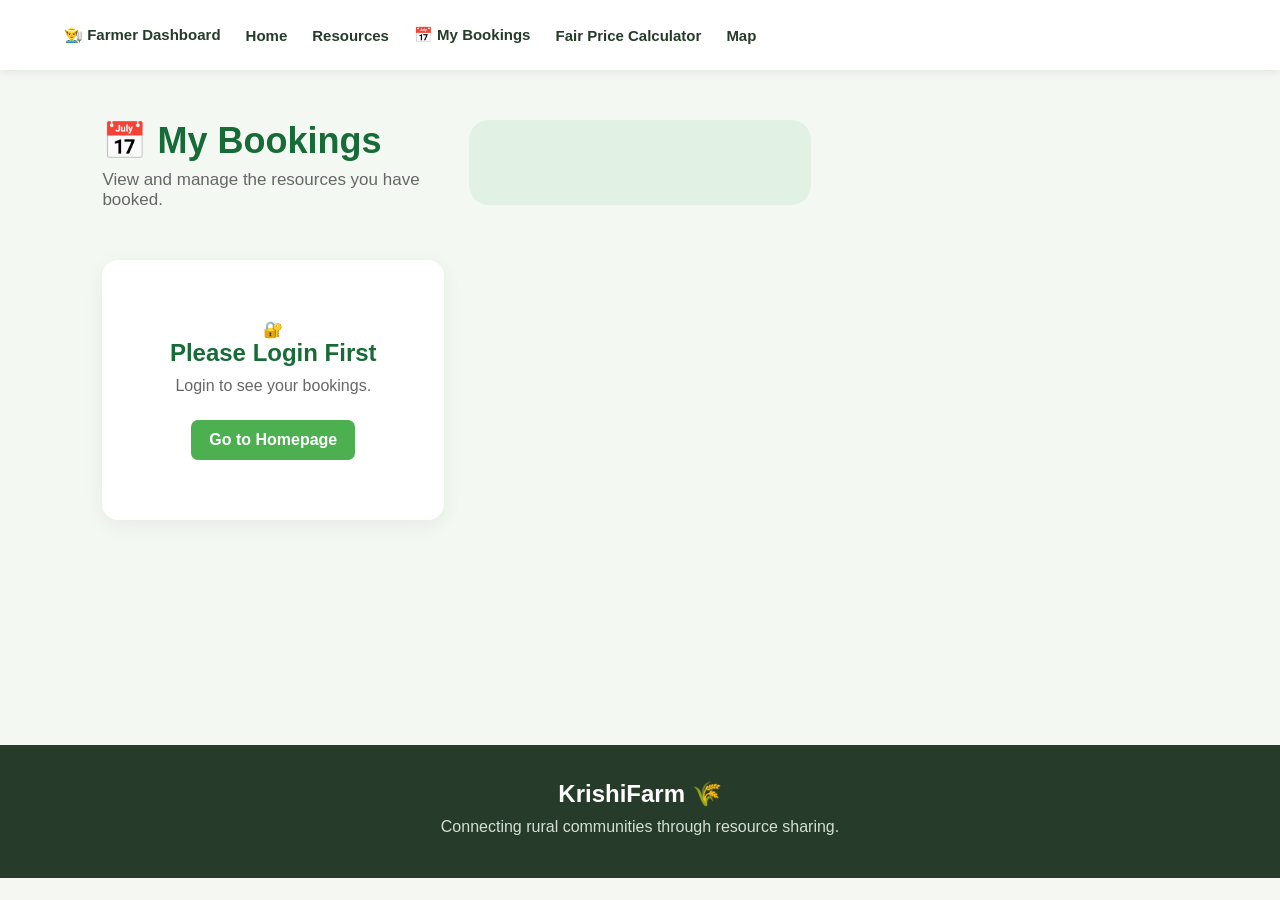
<file: my-bookings.html>
<!DOCTYPE html>
<html lang="en">

<head>

    <meta charset="UTF-8">

    <meta
        name="viewport"
        content="width=device-width, initial-scale=1.0"
    >

    <title>My Bookings - KrishiFarm</title>

    <link
        rel="stylesheet"
        href="style.css"
    >

</head>


<body>


    <!-- ================= NAVBAR ================= -->

    <header>

        <nav class="navbar">

            <div class="nav-left">

                <a href="dashboard.html">
                    👨‍🌾 Farmer Dashboard
                </a>

                <a href="index.html">
                    Home
                </a>

                <a href="resources.html">
                    Resources
                </a>

                <a href="my-bookings.html">
                    📅 My Bookings
                </a>

                <a href="price-calculator.html">
                    Fair Price Calculator
                </a>

                <a href="map.html">
                    Map
                </a>

            </div>

        </nav>

    </header>



    <!-- ================= MY BOOKINGS ================= -->

    <main class="my-bookings-page">

        <section class="my-bookings-container">

            <div class="my-bookings-header">

                <div>

                    <h1>
                        📅 My Bookings
                    </h1>

                    <p>
                        View and manage the resources
                        you have booked.
                    </p>

                </div>

            </div>


            <!-- BOOKING COUNT -->

            <div
                id="bookingCount"
                class="booking-count"
            >
            </div>


            <!-- BOOKINGS -->

            <div
                id="myBookingsContainer"
                class="my-bookings-grid"
            >
            </div>


            <!-- NO BOOKINGS -->

            <div
                id="noBookings"
                class="no-bookings"
                style="display: none;"
            >

                <div class="no-bookings-icon">
                    📅
                </div>

                <h2>
                    No Bookings Yet
                </h2>

                <p>
                    You haven't booked any resources yet.
                </p>

                <a
                    href="resources.html"
                    class="browse-resources-btn"
                >
                    🌾 Browse Resources
                </a>

            </div>

        </section>

    </main>



    <!-- ================= FOOTER ================= -->

    <footer>

        <h3>
            KrishiFarm 🌾
        </h3>

        <p>
            Connecting rural communities through
            resource sharing.
        </p>

    </footer>


    <script src="main.js"></script>

</body>

</html>
</file>
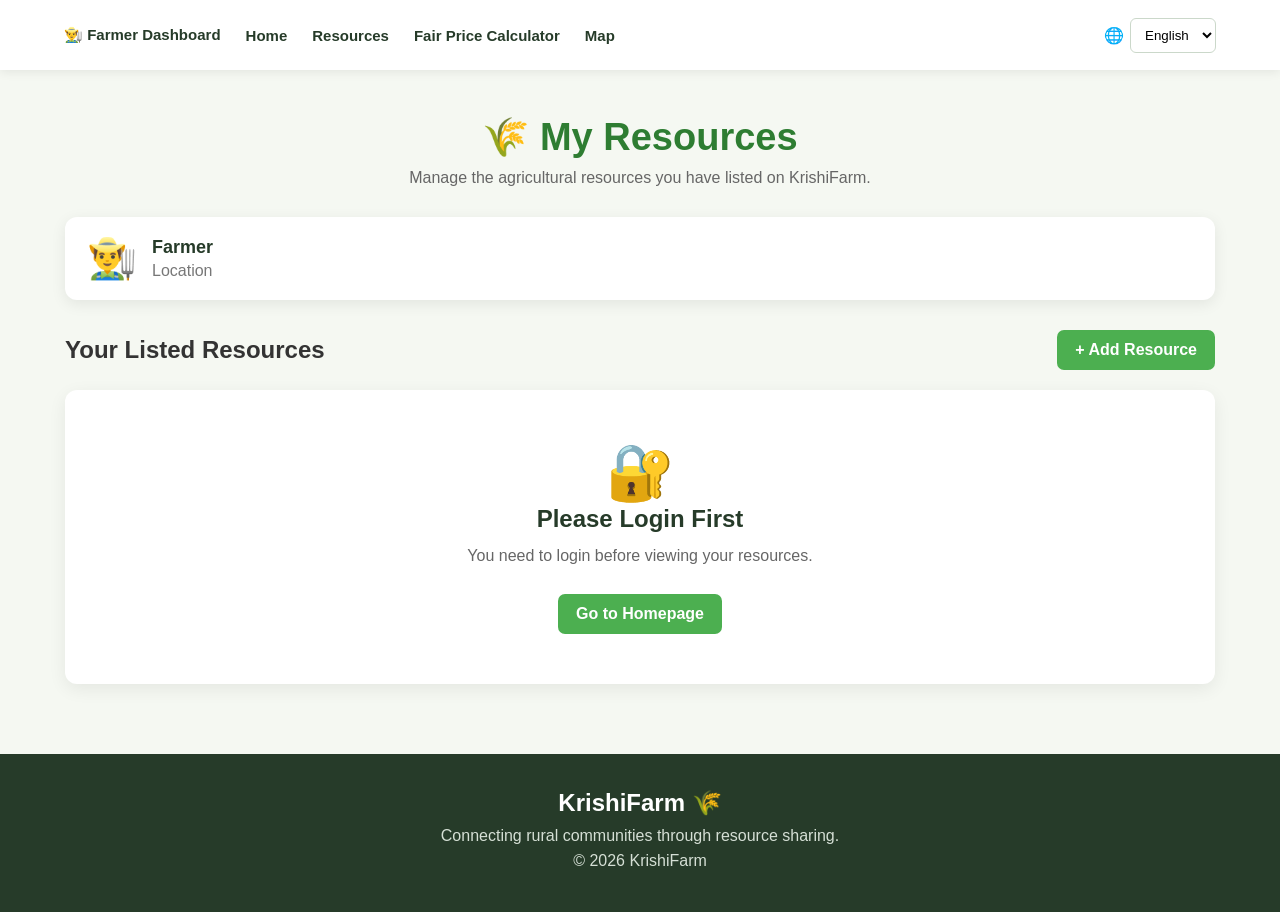
<file: my-resources.html>
<!DOCTYPE html>
<html lang="en">

<head>

    <meta charset="UTF-8">

    <meta
        name="viewport"
        content="width=device-width, initial-scale=1.0"
    >

    <title>My Resources - KrishiFarm</title>

    <link rel="stylesheet" href="style.css">

</head>


<body>


    <!-- ================= NAVBAR ================= -->

    <header>

        <nav class="navbar">

            <div class="nav-left">

                <a href="dashboard.html">
                    👨‍🌾 Farmer Dashboard
                </a>

                <a href="index.html">
                    Home
                </a>

                <a href="resources.html">
                    Resources
                </a>

                <a href="price-calculator.html">
                    Fair Price Calculator
                </a>

                <a href="map.html">
                    Map
                </a>

            </div>


            <div class="language-container">

                <span>🌐</span>

                <select id="languageSelector">

                    <option value="en">
                        English
                    </option>

                    <option value="hi">
                        हिन्दी
                    </option>

                </select>

            </div>

        </nav>

    </header>


    <!-- ================= MAIN ================= -->

    <main class="my-resources-page">


        <section class="my-resources-header">

            <h1>
                🌾 My Resources
            </h1>

            <p>
                Manage the agricultural resources you have listed on KrishiFarm.
            </p>

        </section>


        <!-- Farmer Information -->

        <section class="farmer-mini-profile">

            <div>

                <span>
                    👨‍🌾
                </span>

                <div>

                    <strong id="myResourceFarmerName">
                        Farmer
                    </strong>

                    <p id="myResourceFarmerLocation">
                        Location
                    </p>

                </div>

            </div>

        </section>


        <!-- Resource Count -->

        <div class="my-resource-top">

            <h2>
                Your Listed Resources
            </h2>

            <a
                href="add-resource.html"
                class="add-resource-dashboard-btn"
            >
                + Add Resource
            </a>

        </div>


        <!-- Resources will appear here -->

        <section
            id="myResourcesContainer"
            class="my-resources-grid"
        >
        </section>


        <!-- No Resources -->

        <section
            id="noMyResources"
            class="no-my-resources"
        >

            <div>
                🌱
            </div>

            <h2>
                You haven't added any resources yet
            </h2>

            <p>
                Add your agricultural equipment, irrigation tools,
                machines or crop residues to share with other farmers.
            </p>

            <a
                href="add-resource.html"
                class="add-resource-dashboard-btn"
            >
                + Add Your First Resource
            </a>

        </section>


    </main>


    <!-- ================= EDIT RESOURCE MODAL ================= -->

    <div
        id="editResourceModal"
        class="edit-resource-modal"
    >

        <div class="edit-resource-box">

            <button
                id="closeEditModal"
                class="edit-close-btn"
            >
                &times;
            </button>


            <h2>
                ✏️ Edit Resource
            </h2>

            <p class="edit-resource-name">
                Editing:
                <strong id="editResourceName">
                    Resource
                </strong>
            </p>


            <!-- Location -->

            <label for="editResourceLocation">
                Location
            </label>

            <input
                type="text"
                id="editResourceLocation"
                placeholder="Enter resource location"
            >


            <!-- Price -->

            <label for="editResourcePrice">
                Price
            </label>

            <input
                type="number"
                id="editResourcePrice"
                placeholder="Enter price"
                min="0"
            >


            <div class="edit-buttons">

                <button
                    id="cancelEditResource"
                    class="cancel-edit-btn"
                >
                    Cancel
                </button>

                <button
                    id="saveEditedResource"
                    class="save-edit-btn"
                >
                    Save Changes
                </button>

            </div>

        </div>

    </div>


    <footer>

        <h3>
            KrishiFarm 🌾
        </h3>

        <p>
            Connecting rural communities through
            resource sharing.
        </p>

        <p>
            © 2026 KrishiFarm
        </p>

    </footer>


    <script src="main.js"></script>

</body>

</html>
</file>
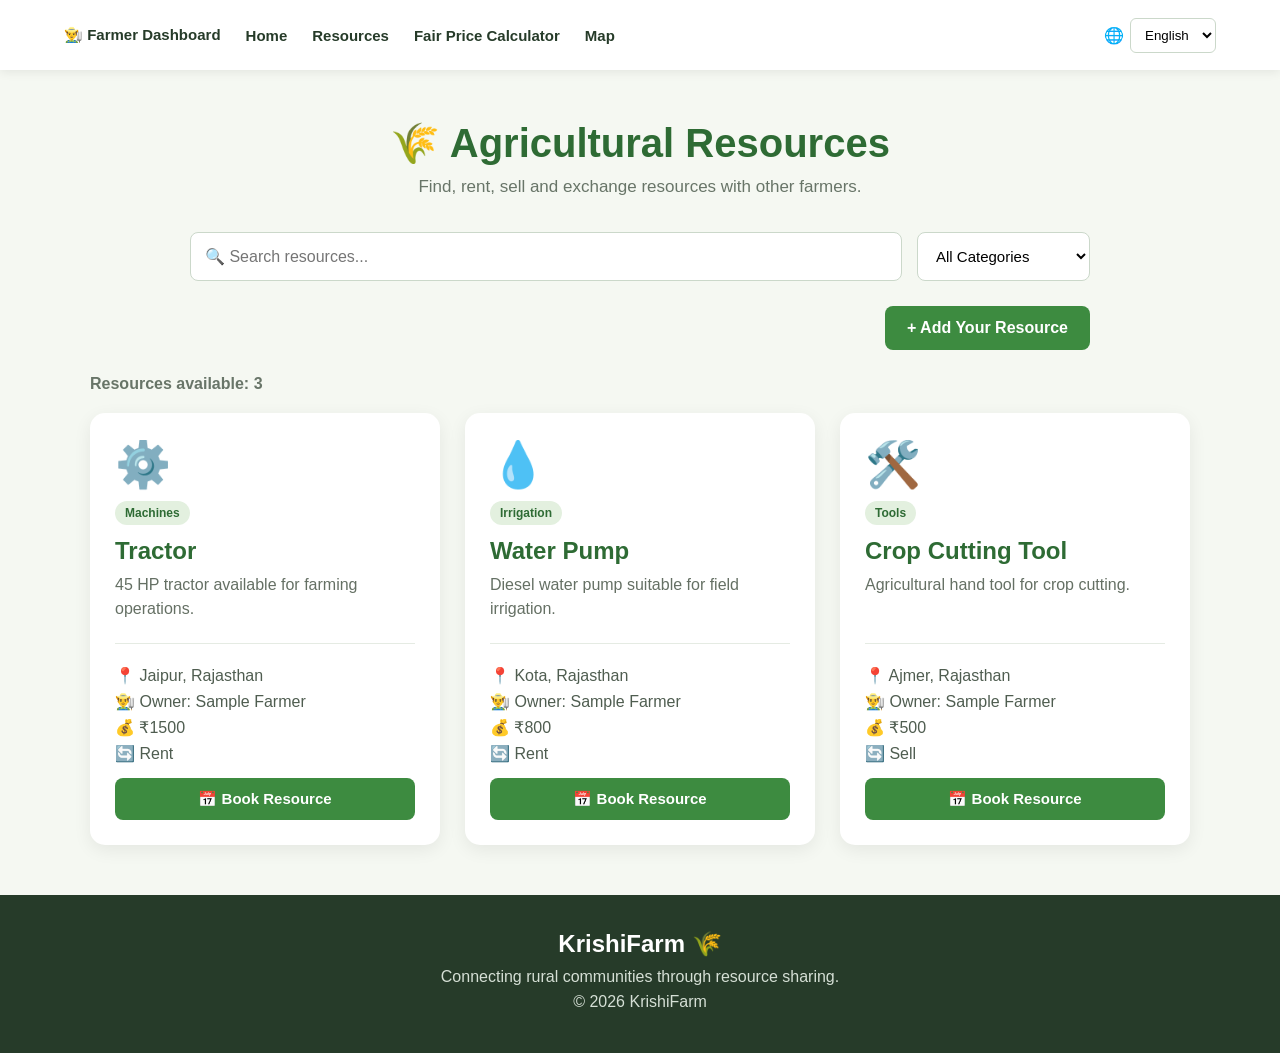
<file: resources.html>
<!DOCTYPE html>
<html lang="en">

<head>

    <meta charset="UTF-8">

    <meta
        name="viewport"
        content="width=device-width, initial-scale=1.0"
    >

    <title>Resources - KrishiFarm</title>

    <link
        rel="stylesheet"
        href="style.css"
    >

</head>


<body>


    <!-- ================= NAVBAR ================= -->

    <header>

        <nav class="navbar">

            <div class="nav-left">

                <a href="dashboard.html">
                    👨‍🌾 Farmer Dashboard
                </a>

                <a href="index.html">
                    Home
                </a>

                <a href="resources.html">
                    Resources
                </a>

                <a href="price-calculator.html">
                    Fair Price Calculator
                </a>

                <a href="map.html">
                    Map
                </a>

            </div>


            <div class="language-container">

                <span>🌐</span>

                <select id="languageSelector">

                    <option value="en">
                        English
                    </option>

                    <option value="hi">
                        हिन्दी
                    </option>

                </select>

            </div>

        </nav>

    </header>


    <!-- ================= RESOURCES HEADER ================= -->

    <main class="resources-page">

        <section class="resources-header">

            <h1>
                🌾 Agricultural Resources
            </h1>

            <p>
                Find, rent, sell and exchange
                resources with other farmers.
            </p>

        </section>


        <!-- ================= SEARCH ================= -->

        <section class="resource-search">

            <input
                type="text"
                id="searchResource"
                placeholder="🔍 Search resources..."
            >


            <select id="categoryFilter">

                <option value="all">
                    All Categories
                </option>

                <option value="Irrigation">
                    💧 Irrigation
                </option>

                <option value="Equipment">
                    🚜 Equipment
                </option>

                <option value="Tools">
                    🛠️ Tools
                </option>

                <option value="Machines">
                    ⚙️ Machines
                </option>

                <option value="Cattle Feed">
                    🌾 Cattle Feed
                </option>

                <option value="Crop Residues">
                    🌱 Crop Residues
                </option>

            </select>

        </section>


        <!-- ================= ADD RESOURCE ================= -->

        <div class="add-resource-container">

            <a
                href="add-resource.html"
                class="add-resource-btn"
            >
                + Add Your Resource
            </a>

        </div>


        <!-- ================= RESOURCE COUNT ================= -->

        <p
            id="resourceCount"
            class="resource-count"
        >
            Resources available: 0
        </p>


        <!-- ================= RESOURCE CARDS ================= -->

        <section
            id="resourceContainer"
            class="resource-list"
        >

            <!-- JavaScript will insert resources here -->

        </section>


        <!-- ================= EMPTY MESSAGE ================= -->

        <div
            id="noResources"
            class="no-resources"
        >

            <div>
                🌱
            </div>

            <h2>
                No Resources Found
            </h2>

            <p>
                Try another search or add your
                own agricultural resource.
            </p>

        </div>

    </main>


    <footer>

        <h3>
            KrishiFarm 🌾
        </h3>

        <p>
            Connecting rural communities through
            resource sharing.
        </p>

        <p>
            © 2026 KrishiFarm
        </p>

    </footer>


    <!-- ================= MAIN JAVASCRIPT ================= -->

    <script src="main.js"></script>

</body>

</html>
</file>
<file: style.css>
/* =====================================================
   GLOBAL
   ===================================================== */

* {
    margin: 0;
    padding: 0;
    box-sizing: border-box;
}


body {
    font-family: Arial, sans-serif;

    background-color: #f5f8f2;

    color: #263b29;

    min-height: 100vh;
}


/* =====================================================
   NAVBAR
   ===================================================== */

.navbar {

    min-height: 70px;

    background-color: white;

    display: flex;

    align-items: center;

    justify-content: space-between;

    padding: 0 5%;

    box-shadow:
        0 2px 10px rgba(0, 0, 0, 0.08);

    position: sticky;

    top: 0;

    z-index: 100;
}


.nav-left {

    display: flex;

    align-items: center;

    gap: 25px;

    flex-wrap: wrap;
}


.nav-left a {

    text-decoration: none;

    color: #263b29;

    font-size: 15px;

    font-weight: 600;

    transition: 0.3s;
}


.nav-left a:hover {

    color: #3d8b40;
}


/* =====================================================
   LANGUAGE
   ===================================================== */

.language-container {

    display: flex;

    align-items: center;

    gap: 6px;
}


.language-container select {

    padding: 8px 10px;

    border:
        1px solid #cbd8ca;

    border-radius: 6px;

    background-color: white;

    cursor: pointer;
}


/* =====================================================
   LOGIN POPUP
   ===================================================== */

.login-overlay {

    position: fixed;

    top: 0;

    left: 0;

    width: 100%;

    height: 100%;

    background-color:
        rgba(0, 0, 0, 0.65);

    display: flex;

    justify-content: center;

    align-items: center;

    z-index: 1000;
}


.login-box {

    width: 430px;

    max-width: 90%;

    background-color: white;

    border-radius: 18px;

    padding: 40px;

    text-align: center;

    position: relative;

    box-shadow:
        0 15px 40px rgba(0, 0, 0, 0.25);
}


.close-btn {

    position: absolute;

    top: 10px;

    right: 15px;

    border: none;

    background: none;

    font-size: 32px;

    cursor: pointer;

    color: #555;
}


.close-btn:hover {

    color: #c62828;
}


.login-icon {

    font-size: 55px;

    margin-bottom: 10px;
}


.login-box h2 {

    color: #2e6b34;

    margin-bottom: 10px;
}


.login-box > p {

    color: #687568;

    margin-bottom: 25px;
}


#farmerForm {

    text-align: left;
}


#farmerForm h3 {

    text-align: center;

    margin-bottom: 20px;

    color: #2e6b34;
}


#farmerForm label {

    display: block;

    margin-bottom: 6px;

    font-weight: 600;
}


#farmerForm input {

    width: 100%;

    padding: 12px;

    margin-bottom: 17px;

    border:
        1px solid #cbd8ca;

    border-radius: 7px;

    font-size: 15px;

    outline: none;
}


#farmerForm input:focus {

    border-color: #3d8b40;
}


.continue-btn {

    width: 100%;

    padding: 14px;

    border: none;

    border-radius: 8px;

    background-color: #3d8b40;

    color: white;

    font-size: 16px;

    font-weight: bold;

    cursor: pointer;
}


.continue-btn:hover {

    background-color: #2f7132;
}


/* =====================================================
   HERO
   ===================================================== */

/* =====================================================
   KRISHIFARM HERO
   ===================================================== */

.hero {
    position: relative;
    min-height: 500px;

    display: flex;
    justify-content: center;
    align-items: center;

    text-align: center;
    color: white;

    background-image:
        linear-gradient(
            rgba(0, 0, 0, 0.42),
            rgba(0, 0, 0, 0.42)
        ),
        url("https://images.unsplash.com/photo-1500382017468-9049fed747ef?auto=format&fit=crop&w=1600&q=80");

    background-size: cover;
    background-position: center;
    background-repeat: no-repeat;
}

/* =====================================================
   HERO BUTTONS
   ===================================================== */

.primary-btn,
.secondary-btn {

    display: inline-block;

    padding: 13px 25px;

    border-radius: 6px;

    text-decoration: none;

    font-size: 15px;

    font-weight: 500;

    cursor: pointer;

    transition: 0.2s;

}


/* =====================================================
   1. EXPLORE RESOURCES
   ===================================================== */

.primary-btn {

    background: #4caf50;

    color: white;

    border: none;
}


.primary-btn:hover {

    background: #43a047;

}


/* =====================================================
   2. FIND NEARBY RESOURCES
   ===================================================== */

.secondary-btn {

    background: white;

    color: #333;

    border: none;
}


.secondary-btn:hover {

    background: #f1f1f1;

}
/* =====================================================
   HOW IT WORKS
   ===================================================== */

.how-section {

    padding: 70px 7%;

    text-align: center;

    background-color: white;
}


.how-section h2,
.resources-section h2 {

    font-size: 35px;

    margin-bottom: 10px;
}


.section-subtitle {

    color: #687568;

    margin-bottom: 45px;
}


.steps {

    display: flex;

    justify-content: center;

    gap: 30px;

    max-width: 1000px;

    margin: auto;
}


.step-card {

    width: 280px;

    padding: 30px 20px;

    border-radius: 15px;

    background-color: #f5f8f2;

    position: relative;

    transition: 0.3s;
}


.step-card:hover {

    transform: translateY(-8px);

    box-shadow:
        0 10px 25px rgba(0, 0, 0, 0.08);
}


.step-number {

    position: absolute;

    top: 15px;

    right: 15px;

    width: 30px;

    height: 30px;

    border-radius: 50%;

    background-color: #3d8b40;

    color: white;

    display: flex;

    align-items: center;

    justify-content: center;

    font-weight: bold;
}


.step-icon {

    font-size: 45px;

    margin: 15px 0;
}


.step-card h3 {

    margin-bottom: 12px;

    font-size: 22px;
}


.step-card p {

    color: #657064;

    line-height: 1.6;
}


/* =====================================================
   RESOURCE SECTION
   ===================================================== */

.resources-section {

    padding: 70px 7%;

    text-align: center;

    background-color: #eef5ea;
}


.resource-grid {

    display: grid;

    grid-template-columns:
        repeat(3, 1fr);

    gap: 25px;

    max-width: 1100px;

    margin: 40px auto 0;
}


.resource-card {

    background-color: white;

    padding: 30px 20px;

    border-radius: 15px;

    transition: 0.3s;
}


.resource-card:hover {

    transform: translateY(-6px);

    box-shadow:
        0 8px 20px rgba(0, 0, 0, 0.08);
}


.resource-card span {

    font-size: 45px;
}


.resource-card h3 {

    margin: 15px 0 10px;

    font-size: 21px;
}


.resource-card p {

    color: #657064;

    line-height: 1.5;

    margin-bottom: 20px;
}


.resource-card button {

    border: none;

    background-color: #3d8b40;

    color: white;

    padding: 10px 20px;

    border-radius: 7px;

    cursor: pointer;

    font-weight: bold;
}


.resource-card button:hover {

    background-color: #2f7132;
}


/* =====================================================
   CTA
   ===================================================== */

.cta-section {

    padding: 70px 20px;

    text-align: center;

    background-color: #dfeeda;
}


.cta-section h2 {

    font-size: 32px;

    margin-bottom: 15px;
}


.cta-section p {

    margin-bottom: 25px;

    color: #586455;
}


.cta-btn {

    padding: 14px 30px;

    border: none;

    border-radius: 8px;

    background-color: #3d8b40;

    color: white;

    font-size: 16px;

    font-weight: bold;

    cursor: pointer;
}


/* =====================================================
   DASHBOARD
   ===================================================== */

.dashboard-page {

    padding: 50px 7%;

    min-height: 700px;
}


.dashboard-header {

    text-align: center;

    margin-bottom: 40px;
}


.dashboard-header h1 {

    font-size: 40px;

    color: #2e6b34;

    margin-bottom: 10px;
}


.dashboard-header p {

    color: #687568;
}


/* =====================================================
   FARMER PROFILE
   ===================================================== */

.farmer-profile {

    max-width: 1000px;

    margin: auto;

    padding: 30px;

    background-color: white;

    border-radius: 18px;

    display: flex;

    align-items: center;

    gap: 25px;

    box-shadow:
        0 5px 20px rgba(0, 0, 0, 0.07);

    margin-bottom: 40px;
}


.profile-icon {

    width: 90px;

    height: 90px;

    border-radius: 50%;

    background-color: #e3f0df;

    display: flex;

    align-items: center;

    justify-content: center;

    font-size: 45px;
}


.profile-information h2 {

    color: #2e6b34;

    margin-bottom: 8px;
}


.profile-information p {

    color: #687568;
}


/* =====================================================
   FARMER DETAILS
   ===================================================== */

.details-section {

    max-width: 1000px;

    margin: auto;

    margin-bottom: 50px;
}


.details-section > h2 {

    text-align: center;

    margin-bottom: 25px;

    font-size: 28px;
}


.details-grid {

    display: grid;

    grid-template-columns:
        repeat(3, 1fr);

    gap: 20px;
}


.detail-card {

    background-color: white;

    border-radius: 14px;

    padding: 25px;

    display: flex;

    align-items: center;

    gap: 18px;

    box-shadow:
        0 5px 18px rgba(0, 0, 0, 0.06);
}


.detail-icon {

    font-size: 35px;
}


.detail-card h3 {

    font-size: 16px;

    color: #687568;

    margin-bottom: 7px;
}


.detail-card p {

    font-size: 18px;

    font-weight: bold;

    color: #2e6b34;

    word-break: break-word;
}


/* =====================================================
   ACTIVITY
   ===================================================== */

.activity-section {

    max-width: 1000px;

    margin: auto;

    text-align: center;
}


.activity-section > h2 {

    font-size: 28px;

    margin-bottom: 25px;
}


.activity-grid {

    display: grid;

    grid-template-columns:
        repeat(3, 1fr);

    gap: 20px;
}


.activity-card {

    background-color: white;

    padding: 30px 20px;

    border-radius: 15px;

    box-shadow:
        0 5px 18px rgba(0, 0, 0, 0.06);
}


.activity-card > span {

    font-size: 40px;
}


.activity-card h3 {

    margin: 15px 0 10px;
}


.activity-card p {

    color: #687568;

    line-height: 1.5;

    margin-bottom: 20px;
}


.activity-card button {

    border: none;

    padding: 10px 18px;

    border-radius: 7px;

    background-color: #3d8b40;

    color: white;

    cursor: pointer;
}


/* =====================================================
   NO DATA
   ===================================================== */

.no-data {

    display: none;

    max-width: 600px;

    margin: 50px auto;

    text-align: center;

    background-color: white;

    padding: 40px;

    border-radius: 15px;
}


.no-data h2 {

    color: #c62828;

    margin-bottom: 10px;
}


.no-data p {

    margin-bottom: 20px;
}


.no-data a {

    display: inline-block;

    padding: 12px 20px;

    background-color: #3d8b40;

    color: white;

    text-decoration: none;

    border-radius: 7px;
}


/* =====================================================
   FOOTER
   ===================================================== */

footer {

    background-color: #263b29;

    color: white;

    text-align: center;

    padding: 35px 20px;
}


footer h3 {

    margin-bottom: 10px;

    font-size: 24px;
}


footer p {

    margin: 7px 0;

    color: #d5dfd5;
}


/* =====================================================
   RESPONSIVE
   ===================================================== */

@media (max-width: 900px) {

    .nav-left {

        gap: 12px;
    }


    .nav-left a {

        font-size: 13px;
    }


    .resource-grid {

        grid-template-columns:
            repeat(2, 1fr);
    }


    .steps {

        flex-wrap: wrap;
    }


    .details-grid {

        grid-template-columns:
            1fr;
    }


    .activity-grid {

        grid-template-columns:
            1fr;
    }

}


@media (max-width: 600px) {

    .navbar {

        flex-direction: column;

        gap: 15px;

        padding: 15px;
    }


    .nav-left {

        justify-content: center;
    }


    .hero h1 {

        font-size: 45px;
    }


    .hero-description {

        font-size: 16px;
    }


    .resource-grid {

        grid-template-columns:
            1fr;
    }


    .farmer-profile {

        flex-direction: column;

        text-align: center;
    }


    .login-box {

        padding: 30px 20px;
    }

}
/* =====================================================
   RESOURCES PAGE
   ===================================================== */

.resources-page {

    padding: 50px 7%;

    min-height: 700px;
}


.resources-header {

    text-align: center;

    margin-bottom: 35px;
}


.resources-header h1 {

    font-size: 40px;

    color: #2e6b34;

    margin-bottom: 10px;
}


.resources-header p {

    color: #687568;

    font-size: 17px;
}


/* SEARCH */

.resource-search {

    max-width: 900px;

    margin: auto;

    display: flex;

    gap: 15px;

    margin-bottom: 25px;
}


.resource-search input {

    flex: 1;

    padding: 14px;

    border:
        1px solid #cbd8ca;

    border-radius: 8px;

    font-size: 16px;

    outline: none;
}


.resource-search select {

    padding: 14px;

    border:
        1px solid #cbd8ca;

    border-radius: 8px;

    background-color: white;

    font-size: 15px;
}


/* ADD RESOURCE */

.add-resource-container {

    max-width: 900px;

    margin: 0 auto 25px;

    text-align: right;
}


.add-resource-btn {

    display: inline-block;

    padding: 13px 22px;

    background-color: #3d8b40;

    color: white;

    text-decoration: none;

    border-radius: 8px;

    font-weight: bold;
}


.add-resource-btn:hover {

    background-color: #2f7132;
}


/* COUNT */

.resource-count {

    max-width: 1100px;

    margin: auto;

    margin-bottom: 20px;

    color: #687568;

    font-weight: bold;
}


/* RESOURCE LIST */

.resource-list {

    max-width: 1100px;

    margin: auto;

    display: grid;

    grid-template-columns:
        repeat(3, 1fr);

    gap: 25px;
}


/* RESOURCE CARD */

.resource-item {

    background-color: white;

    border-radius: 15px;

    padding: 25px;

    box-shadow:
        0 5px 18px rgba(0, 0, 0, 0.07);

    transition: 0.3s;
}


.resource-item:hover {

    transform: translateY(-5px);

    box-shadow:
        0 10px 25px rgba(0, 0, 0, 0.1);
}


.resource-item .resource-icon {

    font-size: 45px;

    margin-bottom: 10px;
}


.resource-item h2 {

    color: #2e6b34;

    margin-bottom: 8px;
}


.resource-category {

    display: inline-block;

    background-color: #e3f0df;

    color: #2e6b34;

    padding: 5px 10px;

    border-radius: 15px;

    font-size: 12px;

    font-weight: bold;

    margin-bottom: 12px;
}


.resource-description {

    color: #657064;

    line-height: 1.5;

    min-height: 55px;

    margin-bottom: 15px;
}


.resource-info {

    border-top:
        1px solid #e5ebe3;

    padding-top: 15px;

    margin-bottom: 15px;
}


.resource-info p {

    margin: 7px 0;

    color: #4f5d50;
}


.book-resource-btn {

    width: 100%;

    padding: 12px;

    border: none;

    border-radius: 8px;

    background-color: #3d8b40;

    color: white;

    font-size: 15px;

    font-weight: bold;

    cursor: pointer;
}


.book-resource-btn:hover {

    background-color: #2f7132;
}


/* EMPTY */

.no-resources {

    display: none;

    text-align: center;

    padding: 60px 20px;

    color: #687568;
}


.no-resources div {

    font-size: 50px;

    margin-bottom: 15px;
}


/* =====================================================
   ADD RESOURCE PAGE
   ===================================================== */

.add-resource-page {

    min-height: 750px;

    padding: 50px 20px;

    display: flex;

    justify-content: center;
}


.form-container {

    width: 600px;

    max-width: 100%;

    background-color: white;

    padding: 40px;

    border-radius: 18px;

    box-shadow:
        0 8px 25px rgba(0, 0, 0, 0.08);
}


.form-container h1 {

    color: #2e6b34;

    margin-bottom: 10px;

    text-align: center;
}


.form-container > p {

    text-align: center;

    color: #687568;

    margin-bottom: 30px;
}


.form-container label {

    display: block;

    margin: 15px 0 6px;

    font-weight: bold;
}


.form-container input,
.form-container select,
.form-container textarea {

    width: 100%;

    padding: 12px;

    border:
        1px solid #cbd8ca;

    border-radius: 7px;

    font-size: 15px;

    font-family: inherit;

    outline: none;
}


.form-container textarea {

    resize: vertical;
}


.form-container input:focus,
.form-container select:focus,
.form-container textarea:focus {

    border-color: #3d8b40;
}


.submit-resource-btn {

    width: 100%;

    margin-top: 25px;

    padding: 14px;

    border: none;

    border-radius: 8px;

    background-color: #3d8b40;

    color: white;

    font-size: 16px;

    font-weight: bold;

    cursor: pointer;
}


.submit-resource-btn:hover {

    background-color: #2f7132;
}


.cancel-btn {

    display: block;

    text-align: center;

    margin-top: 15px;

    color: #687568;

    text-decoration: none;
}


/* =====================================================
   BOOKING PAGE
   ===================================================== */

.booking-page {

    min-height: 700px;

    padding: 60px 20px;

    display: flex;

    justify-content: center;
}


.booking-container {

    width: 650px;

    max-width: 100%;

    background-color: white;

    padding: 40px;

    border-radius: 18px;

    box-shadow:
        0 8px 25px rgba(0, 0, 0, 0.08);
}


.booking-container > h1 {

    text-align: center;

    color: #2e6b34;

    margin-bottom: 30px;
}


.booking-details {

    background-color: #f3f8f0;

    border-radius: 12px;

    padding: 25px;

    margin-bottom: 30px;
}


.booking-details h2 {

    color: #2e6b34;

    margin-bottom: 15px;
}


.booking-details p {

    margin: 10px 0;

    color: #4f5d50;
}


.booking-price {

    font-size: 25px;

    font-weight: bold;

    color: #2e6b34;

    margin-top: 20px;
}


.booking-form label {

    display: block;

    margin: 15px 0 6px;

    font-weight: bold;
}


.booking-form input {

    width: 100%;

    padding: 12px;

    border:
        1px solid #cbd8ca;

    border-radius: 7px;

    font-size: 15px;
}


.proceed-btn {

    width: 100%;

    padding: 14px;

    margin-top: 25px;

    border: none;

    border-radius: 8px;

    background-color: #3d8b40;

    color: white;

    font-size: 16px;

    font-weight: bold;

    cursor: pointer;
}


.proceed-btn:hover {

    background-color: #2f7132;
}


.back-btn {

    display: block;

    text-align: center;

    margin-top: 15px;

    text-decoration: none;

    color: #687568;
}


/* =====================================================
   CONFIRM BOOKING
   ===================================================== */

.confirmation-page {

    min-height: 700px;

    padding: 60px 20px;

    display: flex;

    justify-content: center;

    align-items: flex-start;
}


.confirmation-container {

    width: 650px;

    max-width: 100%;

    background-color: white;

    padding: 45px;

    border-radius: 18px;

    box-shadow:
        0 8px 25px rgba(0, 0, 0, 0.08);

    text-align: center;
}


.confirmation-icon {

    font-size: 55px;

    margin-bottom: 15px;
}


.confirmation-container h1 {

    color: #2e6b34;

    margin-bottom: 10px;
}


.confirmation-container > p {

    color: #687568;

    margin-bottom: 25px;
}


.confirmation-details {

    text-align: left;

    background-color: #f3f8f0;

    padding: 25px;

    border-radius: 12px;

    margin: 25px 0;
}


.confirmation-details p {

    margin: 10px 0;
}


.confirm-btn {

    width: 100%;

    padding: 14px;

    border: none;

    border-radius: 8px;

    background-color: #3d8b40;

    color: white;

    font-size: 16px;

    font-weight: bold;

    cursor: pointer;
}


.confirm-btn:hover {

    background-color: #2f7132;
}


/* SUCCESS */

.success-area {

    display: none;
}


.success-icon {

    font-size: 75px;

    margin-bottom: 15px;
}


.success-area h1 {

    color: #2e6b34;

    margin-bottom: 15px;
}


.success-area p {

    color: #687568;

    margin-bottom: 20px;
}


.booking-id {

    background-color: #f3f8f0;

    padding: 15px;

    border-radius: 8px;

    margin-bottom: 25px;

    font-weight: bold;

    color: #2e6b34;
}


.home-btn,
.dashboard-btn {

    display: block;

    padding: 13px;

    border-radius: 8px;

    text-decoration: none;

    font-weight: bold;

    margin-top: 12px;
}


.home-btn {

    background-color: #3d8b40;

    color: white;
}


.dashboard-btn {

    background-color: #e3f0df;

    color: #2e6b34;
}


/* =====================================================
   RESOURCE RESPONSIVE
   ===================================================== */

@media (max-width: 900px) {

    .resource-list {

        grid-template-columns:
            repeat(2, 1fr);
    }

}


@media (max-width: 600px) {

    .resource-list {

        grid-template-columns:
            1fr;
    }


    .resource-search {

        flex-direction: column;
    }


    .form-container,
    .booking-container,
    .confirmation-container {

        padding: 25px 20px;
    }

}
/* =====================================================
   BOOKING SECTIONS
   ===================================================== */

.booking-section {

    margin-top: 25px;

    padding: 20px;

    background-color: #f3f8f0;

    border-radius: 12px;

}


.booking-section h3 {

    margin-top: 0;

    margin-bottom: 20px;

    color: #2e6b34;

}


/* Duration row */

.duration-row {

    display: flex;

    gap: 10px;

    width: 100%;

}


.duration-row input {

    flex: 1;

}


.duration-row select {

    flex: 1;

    padding: 12px;

    border:
        1px solid #cbd8ca;

    border-radius: 7px;

    background-color: white;

    font-size: 15px;

}


/* Inputs */

.booking-section input {

    width: 100%;

    padding: 12px;

    border:
        1px solid #cbd8ca;

    border-radius: 7px;

    font-size: 15px;

    box-sizing: border-box;

}


.booking-section label {

    display: block;

    margin-top: 15px;

    margin-bottom: 6px;

    font-weight: bold;

    color: #405140;

}


/* Hide sections */

#rentSection,
#sellSection,
#exchangeSection {

    display: none;

}


/* Mobile */

@media (max-width: 600px) {

    .duration-row {

        flex-direction: column;

    }

}
/* =====================================================
   HOMEPAGE RESOURCE SEARCH
   ===================================================== */

.homepage-resource-search {

    position: relative;

    width: 100%;

    margin-top: -55px;

    z-index: 10;

    display: flex;

    justify-content: center;

}


.resource-search-box {

    width: 85%;

    max-width: 1100px;

    background: white;

    border-radius: 14px;

    padding: 25px 30px;

    box-shadow:
        0 8px 25px rgba(0, 0, 0, 0.15);

}


.resource-search-box h2 {

    margin: 0 0 18px 0;

    font-size: 25px;

    color: #222;

}


/* =========================
   SEARCH ROW
   ========================= */

.search-row {

    display: flex;

    align-items: center;

    gap: 12px;

}


/* =========================
   SEARCH INPUT
   ========================= */

.search-input-wrapper {

    flex: 1;

    position: relative;

}


.search-icon {

    position: absolute;

    left: 15px;

    top: 50%;

    transform: translateY(-50%);

    font-size: 16px;

}


.search-input-wrapper input {

    width: 100%;

    box-sizing: border-box;

    padding: 14px 15px 14px 45px;

    border: 1px solid #ddd;

    border-radius: 8px;

    outline: none;

    font-size: 15px;

}


.search-input-wrapper input:focus {

    border-color: #4caf50;

    box-shadow:
        0 0 0 2px rgba(76, 175, 80, 0.1);

}


/* =========================
   DROPDOWNS
   ========================= */

.search-row select {

    padding: 14px 15px;

    border: 1px solid #ddd;

    border-radius: 8px;

    background: white;

    font-size: 14px;

    cursor: pointer;

    min-width: 150px;

    outline: none;

}


.search-row select:focus {

    border-color: #4caf50;

}


/* =========================
   SEARCH BUTTON
   ========================= */

.home-search-btn {

    padding: 14px 25px;

    border: none;

    border-radius: 8px;

    background: #4caf50;

    color: white;

    font-size: 15px;

    font-weight: 600;

    cursor: pointer;

    transition: 0.2s;

}


.home-search-btn:hover {

    background: #388e3c;

    transform: translateY(-1px);

}


/* =========================
   MOBILE
   ========================= */

@media (max-width: 800px) {

    .homepage-resource-search {

        margin-top: -30px;

    }


    .resource-search-box {

        width: 90%;

        padding: 20px;

    }


    .search-row {

        flex-direction: column;

        align-items: stretch;

    }


    .search-row select,
    .home-search-btn {

        width: 100%;

    }

}
/* =====================================================
   MY RESOURCES PAGE
   ===================================================== */

.my-resources-page {

    max-width: 1200px;

    margin: 0 auto;

    padding: 45px 25px 70px;

}


/* ================= HEADER ================= */

.my-resources-header {

    text-align: center;

    margin-bottom: 30px;

}


.my-resources-header h1 {

    font-size: 38px;

    margin-bottom: 10px;

    color: #2e7d32;

}


.my-resources-header p {

    color: #666;

    font-size: 16px;

}


/* ================= FARMER PROFILE ================= */

.farmer-mini-profile {

    background: white;

    border-radius: 12px;

    padding: 18px 22px;

    margin-bottom: 30px;

    box-shadow:
        0 4px 15px rgba(0,0,0,0.08);

}


.farmer-mini-profile > div {

    display: flex;

    align-items: center;

    gap: 15px;

}


.farmer-mini-profile > div > span {

    font-size: 40px;

}


.farmer-mini-profile strong {

    font-size: 18px;

}


.farmer-mini-profile p {

    margin: 4px 0 0;

    color: #777;

}


/* ================= TOP BAR ================= */

.my-resource-top {

    display: flex;

    justify-content: space-between;

    align-items: center;

    margin-bottom: 20px;

}


.my-resource-top h2 {

    margin: 0;

    color: #333;

}


.add-resource-dashboard-btn {

    display: inline-block;

    background: #4caf50;

    color: white;

    text-decoration: none;

    padding: 11px 18px;

    border-radius: 7px;

    font-weight: 600;

}


.add-resource-dashboard-btn:hover {

    background: #388e3c;

}


/* ================= RESOURCE GRID ================= */

.my-resources-grid {

    display: grid;

    grid-template-columns:
        repeat(auto-fit, minmax(280px, 1fr));

    gap: 22px;

}


/* ================= RESOURCE CARD ================= */

.my-resource-card {

    background: white;

    border-radius: 12px;

    padding: 22px;

    box-shadow:
        0 5px 18px rgba(0,0,0,0.09);

    border: 1px solid #eee;

}


.my-resource-icon {

    font-size: 40px;

    margin-bottom: 10px;

}


.my-resource-card h3 {

    margin: 5px 0 8px;

    font-size: 22px;

}


.my-resource-category {

    display: inline-block;

    background: #e8f5e9;

    color: #2e7d32;

    padding: 5px 10px;

    border-radius: 20px;

    font-size: 13px;

    margin-bottom: 12px;

}


.my-resource-description {

    color: #666;

    line-height: 1.5;

}


.my-resource-info {

    margin-top: 15px;

    border-top: 1px solid #eee;

    padding-top: 12px;

}


.my-resource-info p {

    margin: 8px 0;

    color: #444;

}


/* ================= TYPE ================= */

.resource-type-rent {

    color: #1565c0;

    font-weight: 600;

}


.resource-type-sell {

    color: #2e7d32;

    font-weight: 600;

}


.resource-type-exchange {

    color: #8e24aa;

    font-weight: 600;

}


/* ================= EDIT BUTTON ================= */

.edit-resource-btn {

    width: 100%;

    margin-top: 15px;

    padding: 11px;

    border: none;

    border-radius: 7px;

    background: #eeeeee;

    color: #333;

    font-weight: 600;

    cursor: pointer;

}


.edit-resource-btn:hover {

    background: #ddd;

}


/* ================= NO RESOURCES ================= */

.no-my-resources {

    text-align: center;

    background: white;

    border-radius: 12px;

    padding: 50px 25px;

    box-shadow:
        0 5px 18px rgba(0,0,0,0.07);

}


.no-my-resources > div {

    font-size: 55px;

}


.no-my-resources h2 {

    margin-bottom: 10px;

}


.no-my-resources p {

    max-width: 600px;

    margin: 0 auto 25px;

    color: #666;

    line-height: 1.6;

}


/* ================= EDIT MODAL ================= */

.edit-resource-modal {

    display: none;

    position: fixed;

    z-index: 10000;

    top: 0;
    left: 0;

    width: 100%;
    height: 100%;

    background:
        rgba(0,0,0,0.55);

    justify-content: center;

    align-items: center;

}


.edit-resource-box {

    position: relative;

    width: 420px;

    max-width: 90%;

    background: white;

    padding: 30px;

    border-radius: 14px;

    box-shadow:
        0 10px 35px rgba(0,0,0,0.25);

}


.edit-resource-box h2 {

    margin-top: 0;

}


.edit-resource-name {

    color: #666;

    margin-bottom: 20px;

}


.edit-resource-box label {

    display: block;

    margin-top: 15px;

    margin-bottom: 6px;

    font-weight: 600;

}


.edit-resource-box input {

    width: 100%;

    box-sizing: border-box;

    padding: 12px;

    border: 1px solid #ccc;

    border-radius: 7px;

    font-size: 15px;

    outline: none;

}


.edit-resource-box input:focus {

    border-color: #4caf50;

}


/* ================= CLOSE ================= */

.edit-close-btn {

    position: absolute;

    right: 15px;

    top: 10px;

    border: none;

    background: transparent;

    font-size: 28px;

    cursor: pointer;

}


.edit-close-btn:hover {

    color: red;

}


/* ================= EDIT BUTTONS ================= */

.edit-buttons {

    display: flex;

    gap: 10px;

    margin-top: 25px;

}


.edit-buttons button {

    flex: 1;

    padding: 12px;

    border-radius: 7px;

    cursor: pointer;

    font-weight: 600;

}


.cancel-edit-btn {

    background: #eee;

    border: none;

}


.save-edit-btn {

    background: #4caf50;

    color: white;

    border: none;

}


.save-edit-btn:hover {

    background: #388e3c;

}


/* ================= MOBILE ================= */

@media (max-width: 600px) {

    .my-resource-top {

        flex-direction: column;

        align-items: flex-start;

        gap: 15px;

    }

}
/* =========================================
   VIEW RESOURCES BUTTON
   ========================================= */

.activity-button {
    display: inline-block;
    text-decoration: none;
    background: #2e7d32;
    color: white;
    padding: 12px 24px;
    border-radius: 8px;
    font-size: 16px;
    font-weight: 600;
    margin-top: 15px;
    transition: 0.3s ease;
    cursor: pointer;
}

/* Hover effect */

.activity-button:hover {
    background: #1b5e20;
    transform: translateY(-2px);
}

/* Click effect */

.activity-button:active {
    transform: translateY(0);
}
/* =====================================================
   MY BOOKINGS
   ===================================================== */

.my-bookings-section {
    margin: 40px auto;
    max-width: 1200px;
    padding: 30px;
}


.section-heading {
    margin-bottom: 25px;
}


.section-heading h2 {
    font-size: 30px;
    margin-bottom: 8px;
    color: #2e7d32;
}


.section-heading p {
    color: #666;
    margin: 0;
}


.my-bookings-container {
    display: grid;
    grid-template-columns: repeat(
        auto-fit,
        minmax(320px, 1fr)
    );
    gap: 25px;
}


.my-booking-card {
    background: white;
    border-radius: 16px;
    padding: 24px;
    box-shadow: 0 5px 20px rgba(0, 0, 0, 0.08);
    border: 1px solid #e5e5e5;
}


.my-booking-header {
    display: flex;
    align-items: center;
    gap: 15px;
    margin-bottom: 20px;
}


.my-booking-icon {
    width: 55px;
    height: 55px;
    border-radius: 12px;
    background: #e8f5e9;
    display: flex;
    align-items: center;
    justify-content: center;
    font-size: 28px;
}


.my-booking-header h3 {
    margin: 0 0 5px;
    font-size: 21px;
}


.booking-id-text {
    font-size: 13px;
    color: #777;
}


.my-booking-details {
    border-top: 1px solid #eee;
    border-bottom: 1px solid #eee;
    padding: 15px 0;
}


.my-booking-details p {
    margin: 10px 0;
    color: #555;
}


.my-booking-details strong {
    color: #333;
}


.my-booking-footer {
    display: flex;
    justify-content: space-between;
    align-items: center;
    gap: 15px;
    margin-top: 18px;
}


.booking-status {
    padding: 7px 13px;
    border-radius: 20px;
    font-size: 13px;
    font-weight: bold;
}


.booking-confirmed {
    background: #e8f5e9;
    color: #2e7d32;
}


.booking-cancelled {
    background: #ffebee;
    color: #c62828;
}


.cancel-booking-btn {
    border: none;
    background: #d32f2f;
    color: white;
    padding: 10px 16px;
    border-radius: 8px;
    cursor: pointer;
    font-weight: bold;
}


.cancel-booking-btn:hover {
    background: #b71c1c;
}


.cancelled-text {
    color: #c62828;
    font-weight: bold;
}


.no-my-bookings {
    text-align: center;
    padding: 50px 20px;
    background: #fafafa;
    border-radius: 15px;
}


.no-booking-icon {
    font-size: 50px;
    margin-bottom: 15px;
}


.no-my-bookings h3 {
    font-size: 24px;
    margin-bottom: 10px;
}


.no-my-bookings p {
    color: #777;
    margin-bottom: 20px;
}


.browse-resources-btn {
    display: inline-block;
    padding: 12px 20px;
    background: #2e7d32;
    color: white;
    text-decoration: none;
    border-radius: 8px;
}


.browse-resources-btn:hover {
    background: #1b5e20;
}


/* MOBILE */

@media (max-width: 600px) {

    .my-bookings-section {
        padding: 20px;
    }


    .my-bookings-container {
        grid-template-columns: 1fr;
    }


    .my-booking-footer {
        flex-direction: column;
        align-items: stretch;
    }


    .cancel-booking-btn {
        width: 100%;
    }

}
/* =====================================================
   MY BOOKINGS PAGE
   ===================================================== */

.my-bookings-page {
    min-height: 75vh;
    padding: 50px 8%;
    background: #f4f8f3;
}


.my-bookings-container {
    max-width: 1200px;
    margin: auto;
}


.my-bookings-header {
    margin-bottom: 25px;
}


.my-bookings-header h1 {
    color: #176b36;
    font-size: 36px;
    margin-bottom: 8px;
}


.my-bookings-header p {
    color: #666;
    font-size: 17px;
}


.booking-count {
    display: inline-block;
    background: #e1f2e5;
    color: #176b36;
    padding: 10px 18px;
    border-radius: 20px;
    font-weight: bold;
    margin-bottom: 30px;
}


/* ================= BOOKING GRID ================= */

.my-bookings-grid {
    display: grid;
    grid-template-columns: repeat(
        auto-fit,
        minmax(330px, 1fr)
    );
    gap: 25px;
}


/* ================= BOOKING CARD ================= */

.my-booking-card {
    background: white;
    border-radius: 16px;
    padding: 25px;
    box-shadow: 0 5px 20px rgba(
        0,
        0,
        0,
        0.08
    );

    border: 1px solid #e3e3e3;

    transition:
        transform 0.2s ease,
        box-shadow 0.2s ease;
}


.my-booking-card:hover {
    transform: translateY(-4px);

    box-shadow: 0 8px 25px rgba(
        0,
        0,
        0,
        0.12
    );
}


/* ================= TOP ================= */

.booking-card-top {
    display: flex;
    align-items: center;
    gap: 15px;

    padding-bottom: 18px;

    border-bottom: 1px solid #eee;
}


.booking-resource-icon {
    width: 60px;
    height: 60px;

    background: #e9f6eb;

    border-radius: 12px;

    display: flex;
    align-items: center;
    justify-content: center;

    font-size: 30px;
}


.booking-category {
    color: #268a45;
    font-size: 13px;
    font-weight: bold;
}


.booking-card-top h2 {
    margin: 5px 0 0;

    color: #222;

    font-size: 23px;
}


/* ================= DETAILS ================= */

.booking-details {
    padding: 18px 0;
}


.booking-detail-row {
    display: flex;

    justify-content: space-between;

    gap: 15px;

    padding: 8px 0;

    font-size: 14px;
}


.booking-detail-row strong {
    color: #555;
}


.booking-detail-row span {
    color: #222;

    text-align: right;
}


.total-row {
    margin-top: 10px;

    padding-top: 15px;

    border-top: 1px solid #ddd;

    font-size: 17px;
}


.total-row span {
    color: #176b36;

    font-weight: bold;
}


/* ================= BOTTOM ================= */

.booking-card-bottom {
    display: flex;

    align-items: center;

    justify-content: space-between;

    gap: 15px;

    padding-top: 18px;

    border-top: 1px solid #eee;
}


/* ================= STATUS ================= */

.booking-status {
    display: inline-block;

    padding: 7px 14px;

    border-radius: 20px;

    background: #dff4e4;

    color: #197238;

    font-size: 13px;

    font-weight: bold;
}


.booking-status.cancelled {
    background: #ffe3e3;

    color: #c62828;
}


/* ================= CANCEL BUTTON ================= */

.cancel-booking-btn {
    border: none;

    background: #d9534f;

    color: white;

    padding: 10px 15px;

    border-radius: 8px;

    cursor: pointer;

    font-weight: bold;

    transition:
        background 0.2s ease;
}


.cancel-booking-btn:hover {
    background: #b52b27;
}


.cancelled-text {
    color: #c62828;

    font-weight: bold;

    font-size: 14px;
}


/* ================= NO BOOKINGS ================= */

.no-bookings {
    text-align: center;

    background: white;

    padding: 60px 30px;

    border-radius: 16px;

    box-shadow: 0 5px 20px rgba(
        0,
        0,
        0,
        0.06
    );
}


.no-bookings-icon {
    font-size: 55px;

    margin-bottom: 15px;
}


.no-bookings h2 {
    color: #176b36;

    margin-bottom: 10px;
}


.no-bookings p {
    color: #666;

    margin-bottom: 25px;
}


.browse-resources-btn {
    display: inline-block;

    background: #176b36;

    color: white;

    text-decoration: none;

    padding: 12px 22px;

    border-radius: 8px;

    font-weight: bold;
}


.browse-resources-btn:hover {
    background: #0f5429;
}


/* ================= MOBILE ================= */

@media (max-width: 600px) {

    .my-bookings-page {
        padding: 30px 15px;
    }


    .my-bookings-header h1 {
        font-size: 28px;
    }


    .my-bookings-grid {
        grid-template-columns: 1fr;
    }


    .booking-detail-row {
        flex-direction: column;

        gap: 3px;
    }


    .booking-detail-row span {
        text-align: left;
    }


    .booking-card-bottom {
        flex-direction: column;

        align-items: stretch;
    }


    .cancel-booking-btn {
        width: 100%;
    }

}
/* =====================================================
   MY RESOURCE ACTION BUTTONS
   ===================================================== */

.resource-action-buttons {
    display: flex;
    gap: 12px;
    margin-top: 20px;
    width: 100%;
}


/* EDIT BUTTON */

.resource-action-buttons .edit-resource-btn {
    flex: 1;
    min-width: 0;
    padding: 12px 16px;
    border: none;
    border-radius: 8px;
    cursor: pointer;
    font-size: 14px;
    font-weight: 600;
    white-space: nowrap;
}


/* DELETE BUTTON */

.delete-resource-btn {
    flex: 1;
    min-width: 0;
    padding: 12px 16px;
    border: none;
    border-radius: 8px;
    cursor: pointer;
    font-size: 14px;
    font-weight: 600;
    white-space: nowrap;
}


/* HOVER */

.delete-resource-btn:hover {
    opacity: 0.9;
    transform: translateY(-1px);
}


/* MOBILE */

@media (max-width: 600px) {

    .resource-action-buttons {
        flex-direction: column;
    }

    .resource-action-buttons .edit-resource-btn,
    .delete-resource-btn {
        width: 100%;
    }

}
/* =====================================================
   EXCHANGE RESOURCE EDIT STYLING
   ===================================================== */

#editExchangeRequirementContainer {
    margin-top: 18px;
    padding: 16px;
    border-radius: 12px;
    background: #f0fdf4;
    border: 1px solid #86efac;
}

#editExchangeRequirementContainer label {
    display: block;
    margin-bottom: 8px;
    font-weight: 600;
    color: #166534;
}

#editExchangeRequirement {
    width: 100%;
    box-sizing: border-box;
    padding: 12px 14px;
    border: 1px solid #86efac;
    border-radius: 8px;
    font-size: 14px;
    outline: none;
    background: white;
}

#editExchangeRequirement:focus {
    border-color: #22c55e;
    box-shadow: 0 0 0 3px rgba(34, 197, 94, 0.15);
}

.exchange-edit-help {
    display: block;
    margin-top: 7px;
    color: #4b5563;
    font-size: 12px;
}


/* Exchange edit modal */

.exchange-edit-modal .modal-content {
    border-top: 5px solid #22c55e;
}


/* Exchange edit button */

.resource-type-exchange {
    color: #166534;
    background: #dcfce7;
    border: 1px solid #86efac;
    padding: 5px 10px;
    border-radius: 20px;
    font-weight: 600;
}


/* Exchange resource card */

.my-resource-card:has(.resource-type-exchange) {
    border: 1px solid #86efac;
}


/* Exchange information */

.my-resource-card:has(.resource-type-exchange)
.my-resource-info {
    background: #f0fdf4;
    border-radius: 10px;
    padding: 10px;
}


/* Edit button for Exchange resources */

.my-resource-card:has(.resource-type-exchange)
.edit-resource-btn {
    background: #166534;
    color: white;
    border: none;
}

.my-resource-card:has(.resource-type-exchange)
.edit-resource-btn:hover {
    background: #15803d;
}
#resourceMap {
    width: 100%;
    height: 500px;
}
</file>
